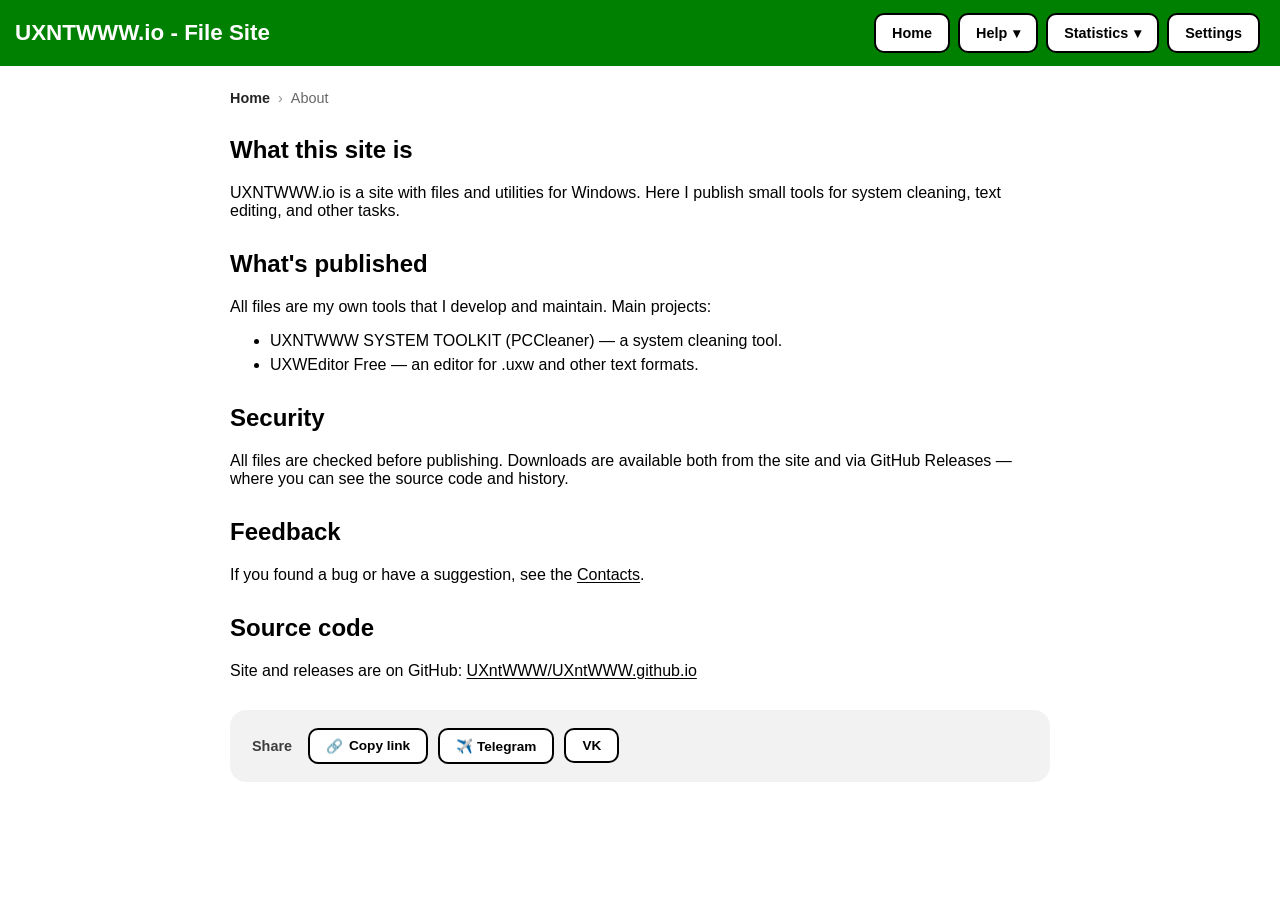
<file: about.html>
<!DOCTYPE html>
<html lang="ru">
<head>
<meta charset="UTF-8">
<meta name="viewport" content="width=device-width, initial-scale=1.0">
<title data-i18n-title="site.title.about">О сайте — UXNTWWW.io</title>
<script src="theme.js"></script>
<script src="lang.js"></script>
<link rel="stylesheet" href="common.css">
<link rel="icon" type="image/png" href="GlobalIconFav.png">
<style>
  :root {
    --bg: #ffffff; --text: #000000;
    --bar: #008000; --bar-text: #ffffff;
    --card: #f2f2f2;
    --nav-fill: #ffffff; --nav-text: #000000; --nav-border: #000000;
    --input-bg: #1a1d24; --input-text: #ffffff; --input-border: #3a3d44;
  }
  body {
    margin: 0; font-family: sans-serif;
    background: var(--bg); color: var(--text);
    transition: background .25s, color .25s;
  }
  .top-bar {
    background: var(--bar); color: var(--bar-text);
    padding: 20px 15px; position: relative;
    transition: background-color .25s, color .25s;
  }
  .top-bar h1 { margin: 0; font-size: 1.4rem; }
  .content { padding: 24px; max-width: 820px; margin: 0 auto; }
  h2 { margin-top: 30px; }
  ul li { margin: 6px 0; }
</style>
</head>
<body>

<div class="top-bar">
  <h1 data-i18n="site.header">UXNTWWW.io - Сайт с файлами</h1>
  <nav class="top-nav"></nav>
</div>

<div class="content fade-in">

  <h2 data-i18n="about.h1">Что это за сайт</h2>
  <p data-i18n="about.p1">UXNTWWW.io — сайт с файлами и утилитами для Windows. Здесь публикуются небольшие программы для чистки системы, редактирования файлов и других задач.</p>

  <h2 data-i18n="about.h2">Что публикуется</h2>
  <p data-i18n="about.p2">Все файлы на сайте — авторские утилиты, которые я разрабатываю и поддерживаю. Основные проекты:</p>
  <ul>
    <li data-i18n="about.li1">UXNTWWW SYSTEM TOOLKIT (PCCleaner) — утилита для очистки системы.</li>
    <li data-i18n="about.li2">UXWEditor Free — редактор файлов .uxw и других текстовых форматов.</li>
  </ul>

  <h2 data-i18n="about.h3">Безопасность</h2>
  <p data-i18n="about.p3">Все файлы проверяются перед публикацией. Скачивание доступно как с сайта, так и через GitHub Releases — там можно посмотреть исходники и историю изменений.</p>

  <h2 data-i18n="about.h4">Обратная связь</h2>
  <p>
    <span data-i18n="about.p4">Если нашли баг или есть предложение — посмотрите страницу</span>
    <a href="contacts.html" data-i18n="about.contacts">Контакты</a>.
  </p>

  <h2 data-i18n="about.h5">Исходный код</h2>
  <p>
    <span data-i18n="about.p5">Сайт и релизы лежат на GitHub:</span>
    <a href="https://github.com/UXntWWW/UXntWWW.github.io">UXntWWW/UXntWWW.github.io</a>
  </p>

</div>

<script src="breadcrumbs.js"></script>
<script src="share.js"></script>
<script src="menu.js"></script>
<script src="scroll-animate.js"></script>
<script src="back-to-top.js"></script>
</body>
</html>
</file>
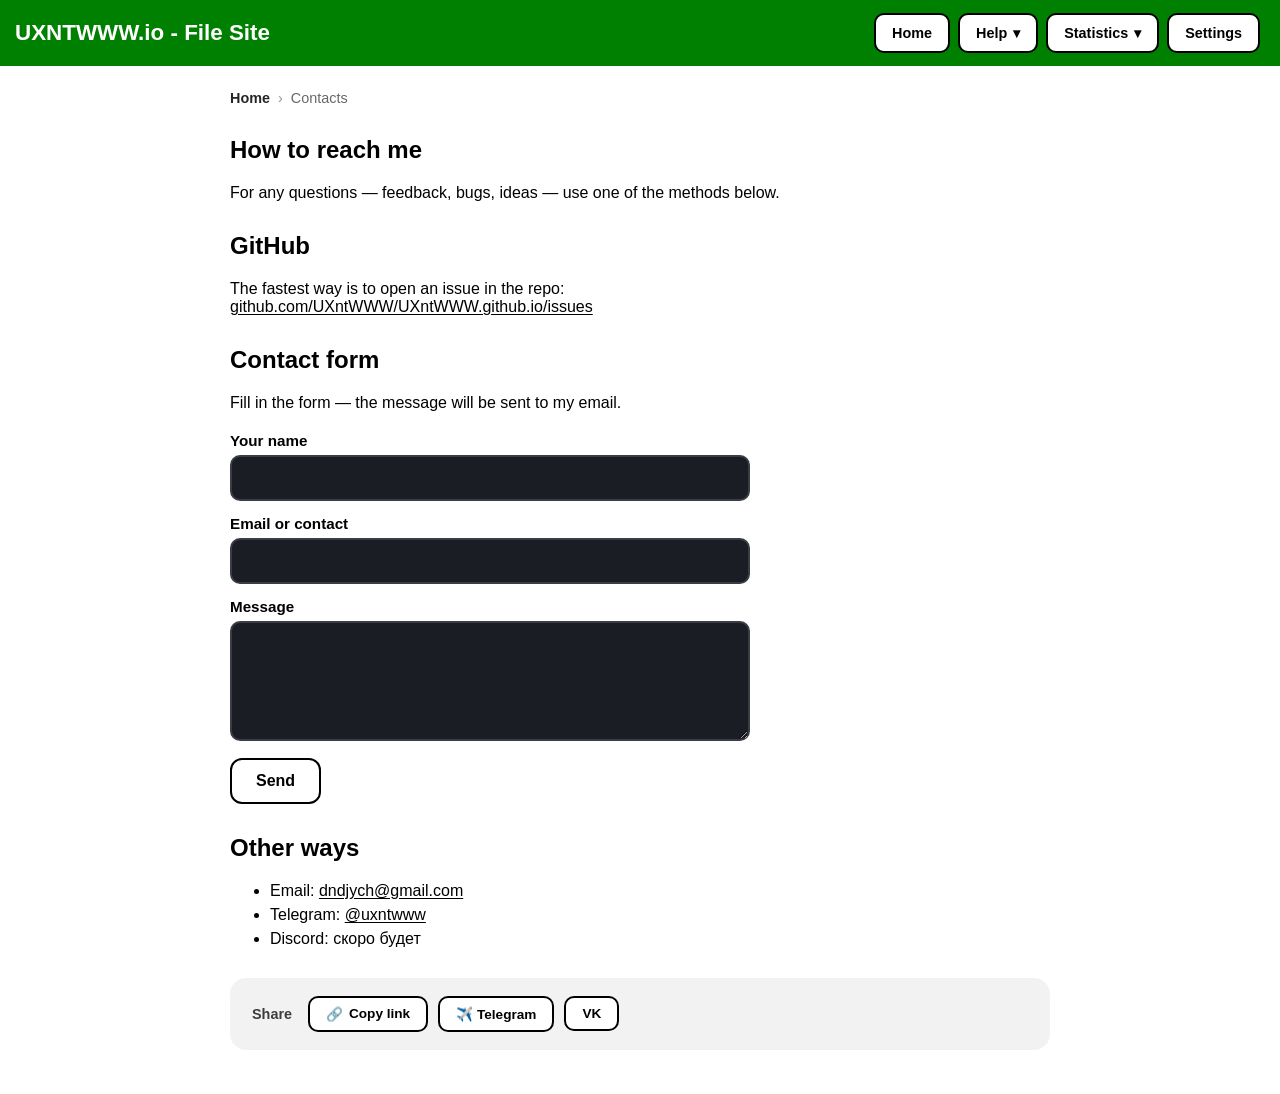
<file: contacts.html>
<!DOCTYPE html>
<html lang="ru">
<head>
<meta charset="UTF-8">
<meta name="viewport" content="width=device-width, initial-scale=1.0">
<title data-i18n-title="site.title.contacts">Контакты — UXNTWWW.io</title>
<script src="theme.js"></script>
<script src="lang.js"></script>
<link rel="stylesheet" href="common.css">
<link rel="icon" type="image/png" href="GlobalIconFav.png">
<style>
  :root {
    --bg: #ffffff; --text: #000000;
    --bar: #008000; --bar-text: #ffffff;
    --card: #f2f2f2;
    --nav-fill: #ffffff; --nav-text: #000000; --nav-border: #000000;
    --input-bg: #1a1d24; --input-text: #ffffff; --input-border: #3a3d44;
  }
  body {
    margin: 0; font-family: sans-serif;
    background: var(--bg); color: var(--text);
    transition: background .25s, color .25s;
  }
  .top-bar {
    background: var(--bar); color: var(--bar-text);
    padding: 20px 15px; position: relative;
    transition: background-color .25s, color .25s;
  }
  .top-bar h1 { margin: 0; font-size: 1.4rem; }
  .content { padding: 24px; max-width: 820px; margin: 0 auto; }
  h2 { margin-top: 30px; }
  ul li { margin: 6px 0; }
</style>
</head>
<body>

<div class="top-bar">
  <h1 data-i18n="site.header">UXNTWWW.io - Сайт с файлами</h1>
  <nav class="top-nav"></nav>
</div>

<div class="content fade-in">

  <h2 data-i18n="contacts.h1">Как связаться</h2>
  <p data-i18n="contacts.p1">По любым вопросам — отзывы, баги, идеи — можно написать одним из способов ниже.</p>

  <h2 data-i18n="contacts.h2">GitHub</h2>
  <p>
    <span data-i18n="contacts.p2">Самый быстрый способ — открыть issue в репозитории:</span><br>
    <a href="https://github.com/UXntWWW/UXntWWW.github.io/issues">github.com/UXntWWW/UXntWWW.github.io/issues</a>
  </p>

  <h2 data-i18n="contacts.h3">Форма обратной связи</h2>
  <p data-i18n="contacts.p3">Заполни форму — сообщение отправится на почту.</p>
  <form class="contact-form" action="https://formspree.io/f/mzezjlnz" method="POST">
    <label>
      <span data-i18n="contacts.form.name">Ваше имя</span>
      <input type="text" name="name" required>
    </label>
    <label>
      <span data-i18n="contacts.form.contact">Email или способ связи</span>
      <input type="text" name="contact" required>
    </label>
    <label>
      <span data-i18n="contacts.form.message">Сообщение</span>
      <textarea name="message" required></textarea>
    </label>
    <button type="submit" data-i18n="contacts.form.send">Отправить</button>
  </form>

  <h2 data-i18n="contacts.h4">Другие способы</h2>
  <ul>
    <li><span data-i18n="contacts.email">Email</span>: <a href="mailto:dndjych@gmail.com">dndjych@gmail.com</a></li>
    <li><span data-i18n="contacts.telegram">Telegram</span>: <a href="https://t.me/uxntwww">@uxntwww</a></li>
    <li><span data-i18n="contacts.discord">Discord</span>: скоро будет</li>
  </ul>

</div>

<script src="breadcrumbs.js"></script>
<script src="share.js"></script>
<script src="menu.js"></script>
<script src="scroll-animate.js"></script>
<script src="back-to-top.js"></script>
</body>
</html>
</file>
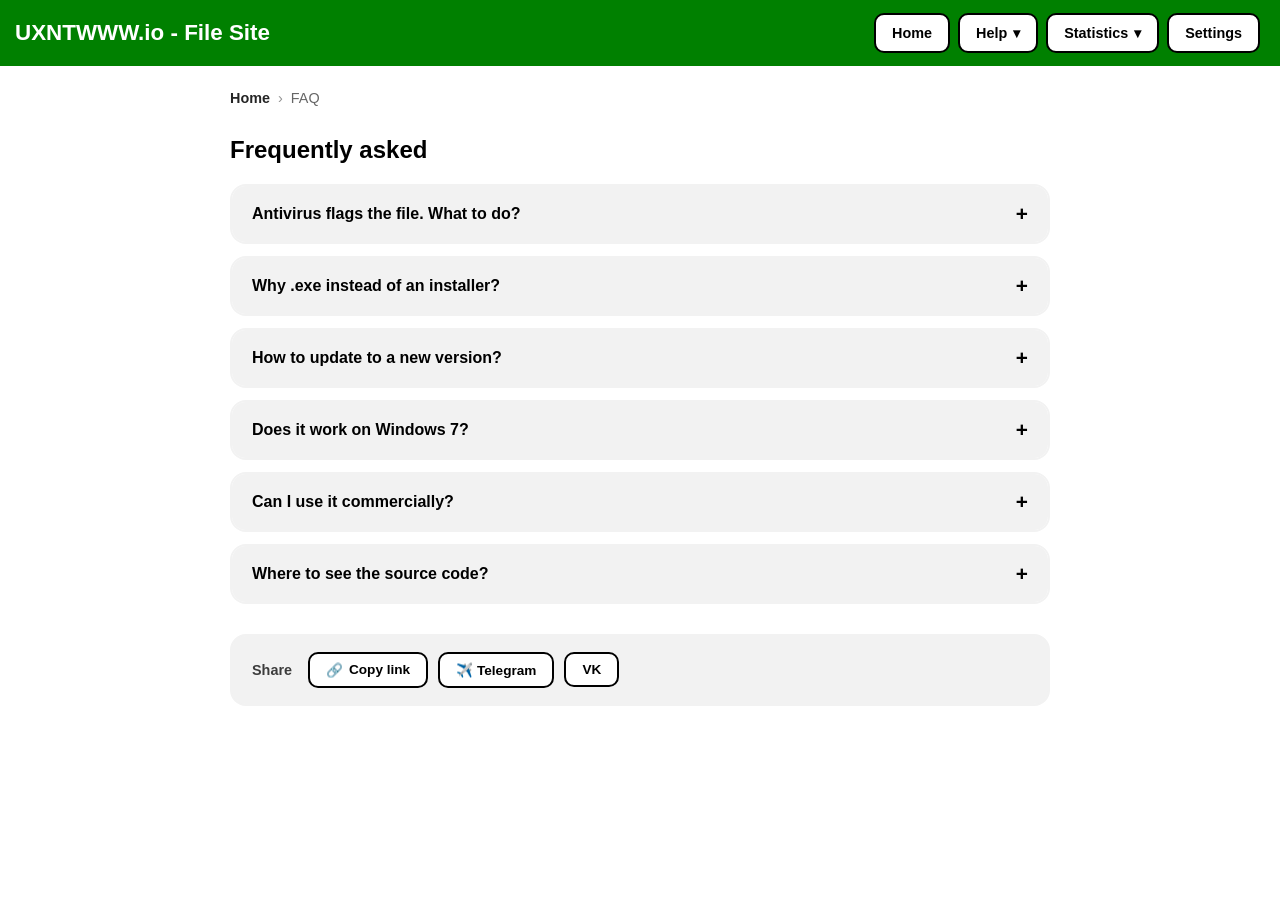
<file: faq.html>
<!DOCTYPE html>
<html lang="ru">
<head>
<meta charset="UTF-8">
<meta name="viewport" content="width=device-width, initial-scale=1.0">
<title data-i18n-title="site.title.faq">FAQ — UXNTWWW.io</title>
<script src="theme.js"></script>
<script src="lang.js"></script>
<link rel="stylesheet" href="common.css">
<link rel="icon" type="image/png" href="GlobalIconFav.png">
<style>
  :root {
    --bg: #ffffff; --text: #000000;
    --bar: #008000; --bar-text: #ffffff;
    --card: #f2f2f2;
    --nav-fill: #ffffff; --nav-text: #000000; --nav-border: #000000;
    --input-bg: #1a1d24; --input-text: #ffffff; --input-border: #3a3d44;
  }
  body {
    margin: 0; font-family: sans-serif;
    background: var(--bg); color: var(--text);
    transition: background .25s, color .25s;
  }
  .top-bar {
    background: var(--bar); color: var(--bar-text);
    padding: 20px 15px; position: relative;
    transition: background-color .25s, color .25s;
  }
  .top-bar h1 { margin: 0; font-size: 1.4rem; }
  .content { padding: 24px; max-width: 820px; margin: 0 auto; }
  h2 { margin-top: 30px; }
</style>
</head>
<body>

<div class="top-bar">
  <h1 data-i18n="site.header">UXNTWWW.io - Сайт с файлами</h1>
  <nav class="top-nav"></nav>
</div>

<div class="content fade-in">

  <h2 data-i18n="faq.h1">Частые вопросы</h2>

  <div class="faq-item">
    <button class="faq-q" data-i18n="faq.q1">Антивирус ругается на файл. Что делать?</button>
    <div class="faq-a" data-i18n="faq.a1">Это ложное срабатывание — утилиты работают с системными папками (Temp, DNS, кэш), поэтому антивирусы иногда реагируют. Все файлы проверены, исходники есть на GitHub. Можно добавить в исключения.</div>
  </div>

  <div class="faq-item">
    <button class="faq-q" data-i18n="faq.q2">Почему у вас .exe, а не установщик?</button>
    <div class="faq-a" data-i18n="faq.a2">Программы portable — не требуют установки. Скачал, распаковал (если .zip), запустил. Так проще и не оставляет следов в системе.</div>
  </div>

  <div class="faq-item">
    <button class="faq-q" data-i18n="faq.q3">Как обновляться до новой версии?</button>
    <div class="faq-a" data-i18n="faq.a3">Утилиты сами проверяют обновления. Также можно вручную скачать новую версию с главной страницы или из GitHub Releases.</div>
  </div>

  <div class="faq-item">
    <button class="faq-q" data-i18n="faq.q4">Работает ли на Windows 7?</button>
    <div class="faq-a" data-i18n="faq.a4">Основная поддержка — Windows 10 и 11 (64-bit). На Windows 7 часть функций может не работать корректно.</div>
  </div>

  <div class="faq-item">
    <button class="faq-q" data-i18n="faq.q5">Можно ли использовать в коммерческих целях?</button>
    <div class="faq-a" data-i18n="faq.a5">Да, программы бесплатные. Единственное условие — не выдавать их за свои и не продавать.</div>
  </div>

  <div class="faq-item">
    <button class="faq-q" data-i18n="faq.q6">Где посмотреть исходный код?</button>
    <div class="faq-a">
      <span data-i18n="faq.a6">На GitHub:</span>
      <a href="https://github.com/UXntWWW/UXntWWW.github.io">UXntWWW/UXntWWW.github.io</a>
    </div>
  </div>

</div>

<script>
  document.querySelectorAll('.faq-item').forEach(function (item) {
    item.querySelector('.faq-q').addEventListener('click', function () {
      item.classList.toggle('open');
    });
  });
</script>

<script src="breadcrumbs.js"></script>
<script src="share.js"></script>
<script src="menu.js"></script>
<script src="scroll-animate.js"></script>
<script src="back-to-top.js"></script>
</body>
</html>
</file>
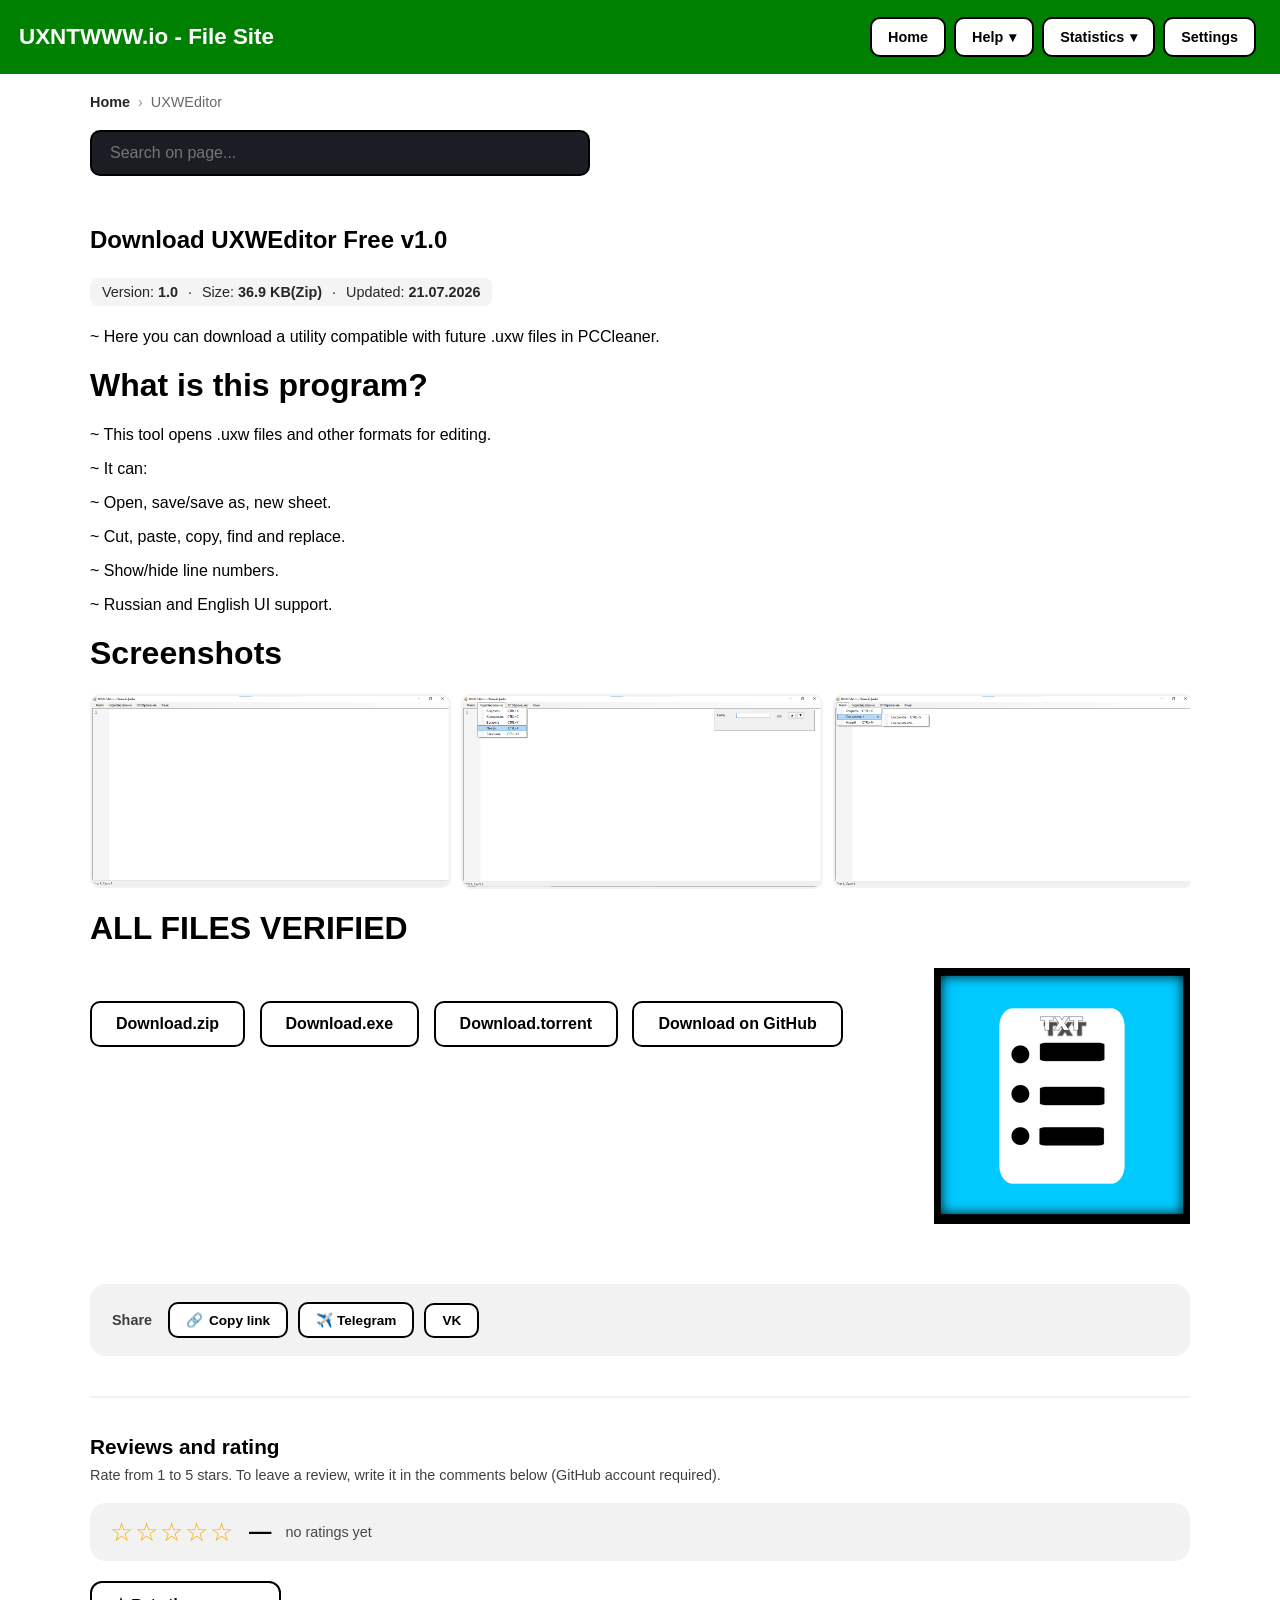
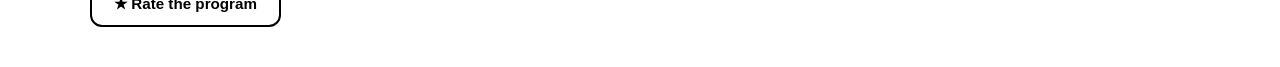
<file: files1.html>
<!DOCTYPE html>
<html lang="ru">
<head>
<meta charset="UTF-8">
<meta name="viewport" content="width=device-width, initial-scale=1.0">
<title data-i18n-title="site.title.files1">UXWEditor Download — UXNTWWW.io</title>
<script src="theme.js"></script>
<script src="lang.js"></script>
<link rel="stylesheet" href="common.css">
<link rel="icon" type="image/png" href="GlobalIconFav.png">
<style>
  :root {
    --bg: #ffffff; --text: #000000;
    --bar: #008000; --bar-text: #ffffff;
    --card: #f2f2f2;
    --nav-fill: #ffffff; --nav-text: #000000; --nav-border: #000000;
    --input-bg: #1a1d24; --input-text: #ffffff; --input-border: #3a3d44;
  }
  body {
    margin: 0; padding: 0;
    font-family: sans-serif;
    background: var(--bg); color: var(--text);
    transition: background .25s, color .25s;
  }
  .top-bar {
    background-color: var(--bar);
    border: 4px solid var(--bar);
    color: var(--bar-text);
    padding: 20px 15px;
    box-sizing: border-box;
    width: 100%;
    position: relative;
    transition: background-color .25s, border-color .25s, color .25s;
  }
  .top-bar h1 { margin: 0; font-size: 1.4rem; }
  .content { padding: 20px; position: relative; max-width: 1100px; margin: 0 auto; }

  .version-meta {
    display: inline-flex;
    align-items: center;
    gap: 10px;
    font-size: 0.9rem;
    opacity: 0.85;
    margin: 4px 0 6px;
    padding: 6px 12px;
    border-radius: 8px;
    background: var(--card);
  }
  body.glass-mode .version-meta {
    background: var(--glass-bg);
    border: 1px solid var(--glass-border);
    backdrop-filter: var(--glass-blur);
    -webkit-backdrop-filter: var(--glass-blur);
  }
  .version-meta span { white-space: nowrap; }

  .broom-img {
    float: right;
    width: 256px;
    height: 256px;
    margin-left: 20px;
  }

  .version-block {
    overflow: hidden;
    margin-bottom: 40px;
    padding-bottom: 20px;
  }

  @media (max-width: 700px) {
    .broom-img { float: none; display: block; margin: 20px auto; }
  }
</style>
</head>
<body>

<div class="top-bar">
  <h1 data-i18n="site.header">UXNTWWW.io - Сайт с файлами</h1>
  <nav class="top-nav"></nav>
</div>

<div class="content fade-in">

  <div class="search-wrap">
    <input type="text" id="search" class="search-input" data-i18n="files.search.placeholder" placeholder="Поиск по странице...">
  </div>

  <div class="version-block" data-version-file="version1.txt" data-totaldata-file="totaldata1.txt">
    <h2 data-i18n="editor.title">Скачать UXWEditor Free v1.0</h2>
    <div class="version-meta">
      <span><span data-i18n="card.version">Версия</span>: <b class="version-value">1.0</b></span>
      <span>·</span>
      <span><span data-i18n="card.size">Размер</span>: <b class="size-value">—</b></span>
      <span>·</span>
      <span><span data-i18n="card.updated">Обновлено</span>: <b class="date-value">—</b></span>
    </div>
    <p data-i18n="editor.desc">~ Здесь вы можете скачать утилиту совместимую с будущими файлами в PCCleaner --- .uxw.</p>
    <h1 data-i18n="editor.what">Что за программа?</h1>
    <p data-i18n="editor.about1">~ Эта утилита позволяет открывать файлы .uxw и другие позволяя редактировать их.</p>
    <p data-i18n="editor.about2">~ Эта программа выполняет функции:</p>
    <p data-i18n="editor.f1">~ Открыть, сохранить/сохранить как, новый лист.</p>
    <p data-i18n="editor.f2">~ Вырезать, вставить, копировать, поиск и замена слова.</p>
    <p data-i18n="editor.f3">~ Отображение строк сбоку вкл или выкл.</p>
    <p data-i18n="editor.f4">~ Поддержка русского и английского языка.</p>

    <h1 data-i18n="editor.screenshots">Скриншоты</h1>
    <div class="screenshots">
      <img src="screens/editor-1.png" alt="UXWEditor — главное окно">
      <img src="screens/editor-2.png" alt="UXWEditor — поиск и замена">
      <img src="screens/editor-3.png" alt="UXWEditor — настройки">
    </div>

    <h1 data-i18n="editor.verified">ВСЕ ФАЙЛЫ ПРОВЕРЕНЫ</h1>
    <img src="icon.png" class="broom-img" alt="UXWEditor Icon">
    <br>
    <a href="UXNTWWW.zip" download class="zip-btn" data-i18n="files.download.zip">Скачать.zip</a>
    <a href="UXWEditor_Setup.exe" download class="exe-btn" data-i18n="files.download.exe">Скачать.exe</a>
    <a href="UXWEditor_Setup.torrent" download class="torrent-btn" data-i18n="files.download.torrent">Скачать.torrent</a>
    <a href="https://github.com/UXntWWW/UXntWWW.github.io/releases/tag/v1.0.0" class="github-btn" data-i18n="files.download.github">Скачать на гитхаб</a>
  </div>

</div>

<script>
  (function () {
    const block = document.querySelector('.version-block[data-version-file]');
    if (!block) return;
    const vFile = block.dataset.versionFile;
    const tFile = block.dataset.totaldataFile;

    function fetchText(url) {
      return fetch(url, { cache: 'no-cache' })
        .then(r => r.ok ? r.text() : Promise.reject())
        .then(t => t.trim())
        .catch(() => null);
    }

    Promise.all([fetchText(vFile), fetchText(tFile)]).then(function (res) {
      if (res[0]) {
        block.querySelectorAll('.version-value').forEach(el => el.textContent = res[0]);
      }
      if (res[1]) {
        const parts = res[1].split(',').map(s => s.trim());
        const size = parts[0] || '—';
        const date = parts[1] || '—';
        const sizeEl = block.querySelector('.size-value');
        const dateEl = block.querySelector('.date-value');
        if (sizeEl) sizeEl.textContent = size;
        if (dateEl) dateEl.textContent = date;
      }
    });
  })();
</script>

<script src="screenshots.js"></script>
<script src="search-highlight.js"></script>
<script src="breadcrumbs.js"></script>
<script src="share.js"></script>
<script src="reviews.js"></script>
<script src="menu.js"></script>
<script src="scroll-animate.js"></script>
<script src="back-to-top.js"></script>
</body>
</html>
</file>
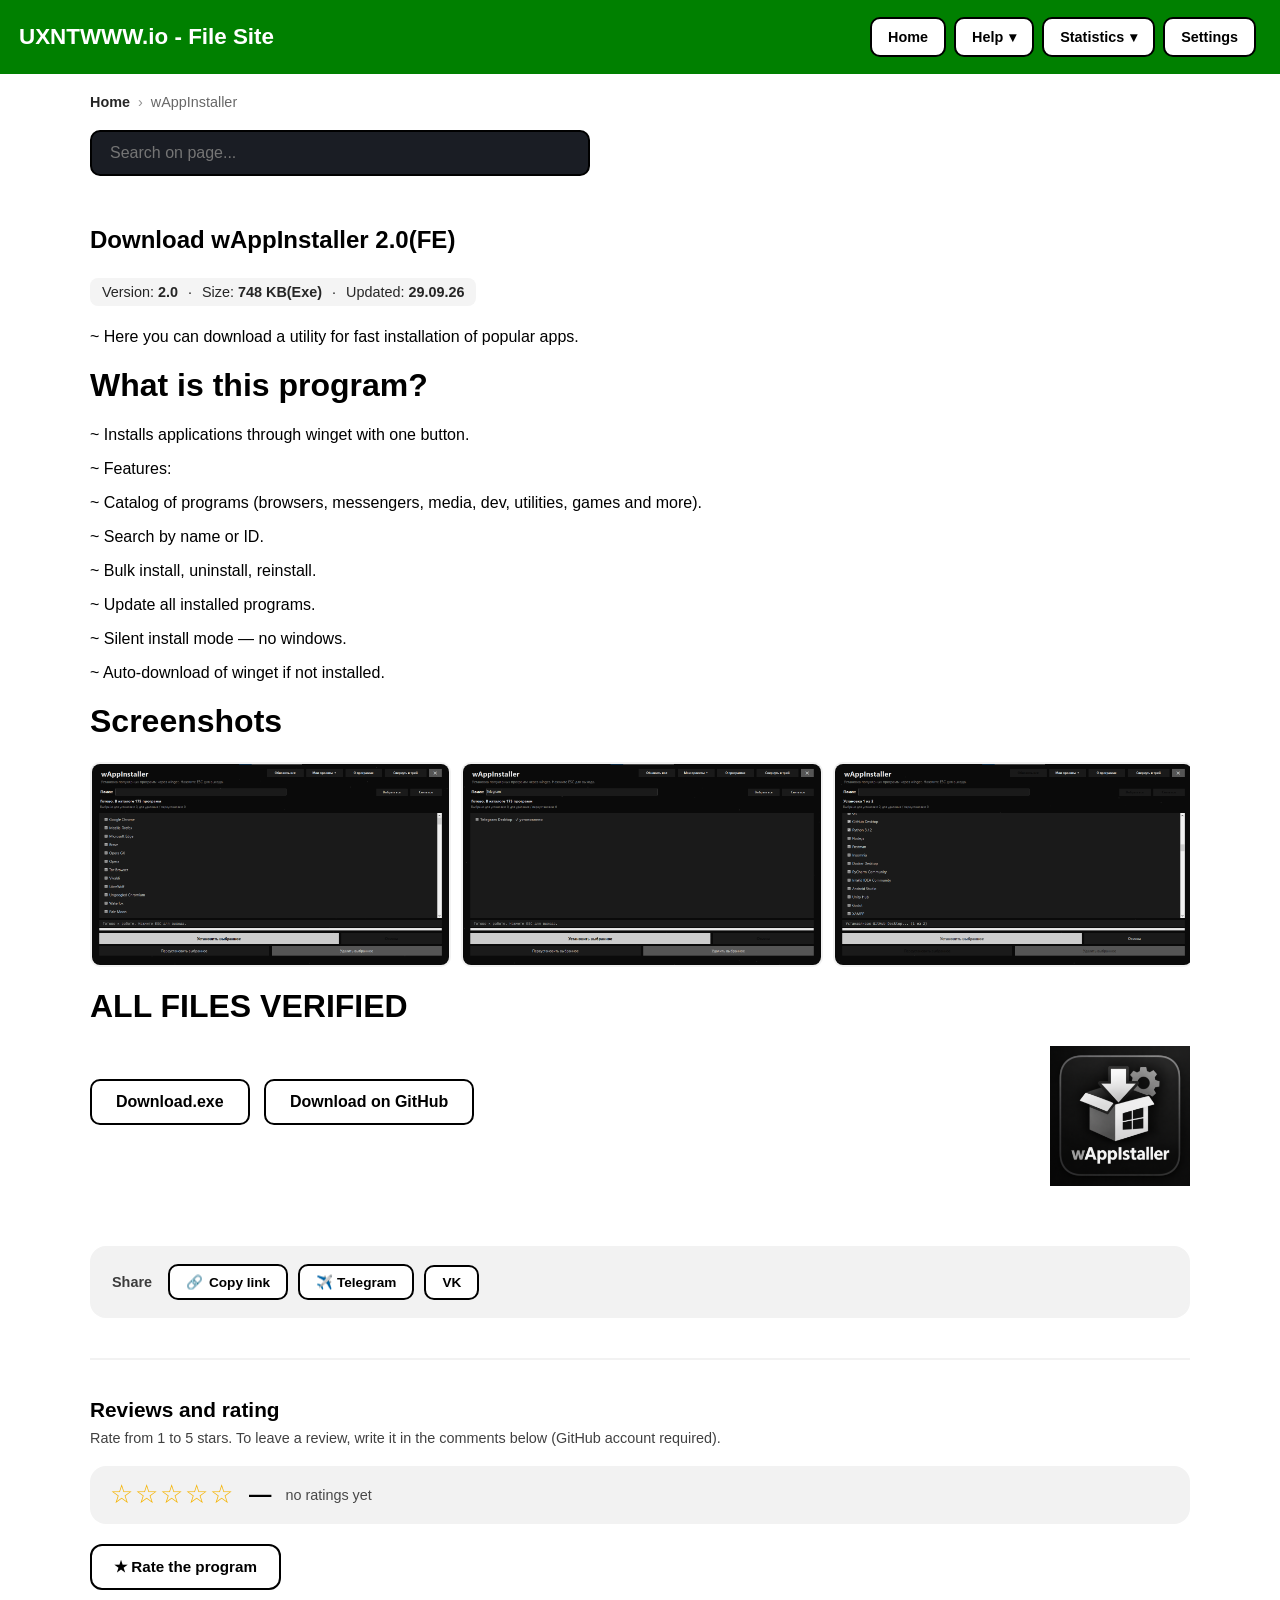
<file: files2.html>
<!DOCTYPE html>
<html lang="ru">
<head>
<meta charset="UTF-8">
<meta name="viewport" content="width=device-width, initial-scale=1.0">
<title data-i18n-title="site.title.files2">wAppInstaller Download — UXNTWWW.io</title>
<script src="theme.js"></script>
<script src="lang.js"></script>
<link rel="stylesheet" href="common.css">
<link rel="icon" type="image/png" href="GlobalIconFav.png">
<style>
  :root {
    --bg: #ffffff; --text: #000000;
    --bar: #008000; --bar-text: #ffffff;
    --card: #f2f2f2;
    --nav-fill: #ffffff; --nav-text: #000000; --nav-border: #000000;
    --input-bg: #1a1d24; --input-text: #ffffff; --input-border: #3a3d44;
  }
  body {
    margin: 0; padding: 0;
    font-family: sans-serif;
    background: var(--bg); color: var(--text);
    transition: background .25s, color .25s;
  }
  .top-bar {
    background-color: var(--bar);
    border: 4px solid var(--bar);
    color: var(--bar-text);
    padding: 20px 15px;
    box-sizing: border-box;
    width: 100%;
    position: relative;
    transition: background-color .25s, border-color .25s, color .25s;
  }
  .top-bar h1 { margin: 0; font-size: 1.4rem; }
  .content { padding: 20px; position: relative; max-width: 1100px; margin: 0 auto; }

  .version-meta {
    display: inline-flex;
    align-items: center;
    gap: 10px;
    font-size: 0.9rem;
    opacity: 0.85;
    margin: 4px 0 6px;
    padding: 6px 12px;
    border-radius: 8px;
    background: var(--card);
  }
  body.glass-mode .version-meta {
    background: var(--glass-bg);
    border: 1px solid var(--glass-border);
    backdrop-filter: var(--glass-blur);
    -webkit-backdrop-filter: var(--glass-blur);
  }
  .version-meta span { white-space: nowrap; }

  .broom-img {
    float: right;
    width: 140px;
    height: 140px;
    margin-left: 20px;
  }

  .version-block {
    overflow: hidden;
    margin-bottom: 40px;
    padding-bottom: 20px;
  }

  @media (max-width: 700px) {
    .broom-img { float: none; display: block; margin: 20px auto; }
  }
</style>
</head>
<body>

<div class="top-bar">
  <h1 data-i18n="site.header">UXNTWWW.io - Сайт с файлами</h1>
  <nav class="top-nav"></nav>
</div>

<div class="content fade-in">

  <div class="search-wrap">
    <input type="text" id="search" class="search-input" data-i18n="files.search.placeholder" placeholder="Поиск по странице...">
  </div>

  <div class="version-block" data-version-file="version2.txt" data-totaldata-file="totaldata2.txt">
    <h2 data-i18n="wapp.title">Скачать wAppInstaller 2.0(FE)</h2>
    <div class="version-meta">
      <span><span data-i18n="card.version">Версия</span>: <b class="version-value">2.0</b></span>
      <span>·</span>
      <span><span data-i18n="card.size">Размер</span>: <b class="size-value">—</b></span>
      <span>·</span>
      <span><span data-i18n="card.updated">Обновлено</span>: <b class="date-value">—</b></span>
    </div>
    <p data-i18n="wapp.desc">~ Здесь вы можете скачать программу для быстрой установки популярных приложений.</p>
    <h1 data-i18n="wapp.what">Что за программа?</h1>
    <p data-i18n="wapp.about1">~ Программа устанавливает приложения через winget одной кнопкой.</p>
    <p data-i18n="wapp.about2">~ Что умеет:</p>
    <p data-i18n="wapp.f1">~ Каталог программ (браузеры, мессенджеры, медиа, разработка, утилиты, игры и другие).</p>
    <p data-i18n="wapp.f2">~ Поиск по названию или ID.</p>
    <p data-i18n="wapp.f3">~ Массовая установка, удаление и переустановка.</p>
    <p data-i18n="wapp.f4">~ Обновление всех установленных программ.</p>
    <p data-i18n="wapp.f5">~ Тихий режим установки — без окон.</p>
    <p data-i18n="wapp.f6">~ Автоподгрузка winget, если не установлен.</p>

    <h1 data-i18n="wapp.screenshots">Скриншоты</h1>
    <div class="screenshots">
      <img src="screens/inst-1.png" alt="wAppInstaller — главное окно">
      <img src="screens/inst-2.png" alt="wAppInstaller — поиск">
      <img src="screens/inst-3.png" alt="wAppInstaller — установка">
    </div>

    <h1 data-i18n="wapp.verified">ВСЕ ФАЙЛЫ ПРОВЕРЕНЫ</h1>
    <img src="wapp1.png" class="broom-img" alt="wAppInstaller Icon">
    <br>
    <a href="wAppInstaller_Setup.exe" download class="exe-btn" data-i18n="files.download.exe">Скачать.exe</a>
    <a href="https://github.com/UXntWWW/UXntWWW.github.io/releases/tag/2.0.0" class="github-btn" data-i18n="files.download.github">Скачать на гитхаб</a>
  </div>

</div>

<script>
  (function () {
    const block = document.querySelector('.version-block[data-version-file]');
    if (!block) return;
    const vFile = block.dataset.versionFile;
    const tFile = block.dataset.totaldataFile;

    function fetchText(url) {
      return fetch(url, { cache: 'no-cache' })
        .then(r => r.ok ? r.text() : Promise.reject())
        .then(t => t.trim())
        .catch(() => null);
    }

    Promise.all([fetchText(vFile), fetchText(tFile)]).then(function (res) {
      if (res[0]) {
        block.querySelectorAll('.version-value').forEach(el => el.textContent = res[0]);
      }
      if (res[1]) {
        const parts = res[1].split(',').map(s => s.trim());
        const size = parts[0] || '—';
        const date = parts[1] || '—';
        const sizeEl = block.querySelector('.size-value');
        const dateEl = block.querySelector('.date-value');
        if (sizeEl) sizeEl.textContent = size;
        if (dateEl) dateEl.textContent = date;
      }
    });
  })();
</script>

<script src="screenshots.js"></script>
<script src="search-highlight.js"></script>
<script src="breadcrumbs.js"></script>
<script src="share.js"></script>
<script src="reviews.js"></script>
<script src="menu.js"></script>
<script src="scroll-animate.js"></script>
<script src="back-to-top.js"></script>
</body>
</html>
</file>
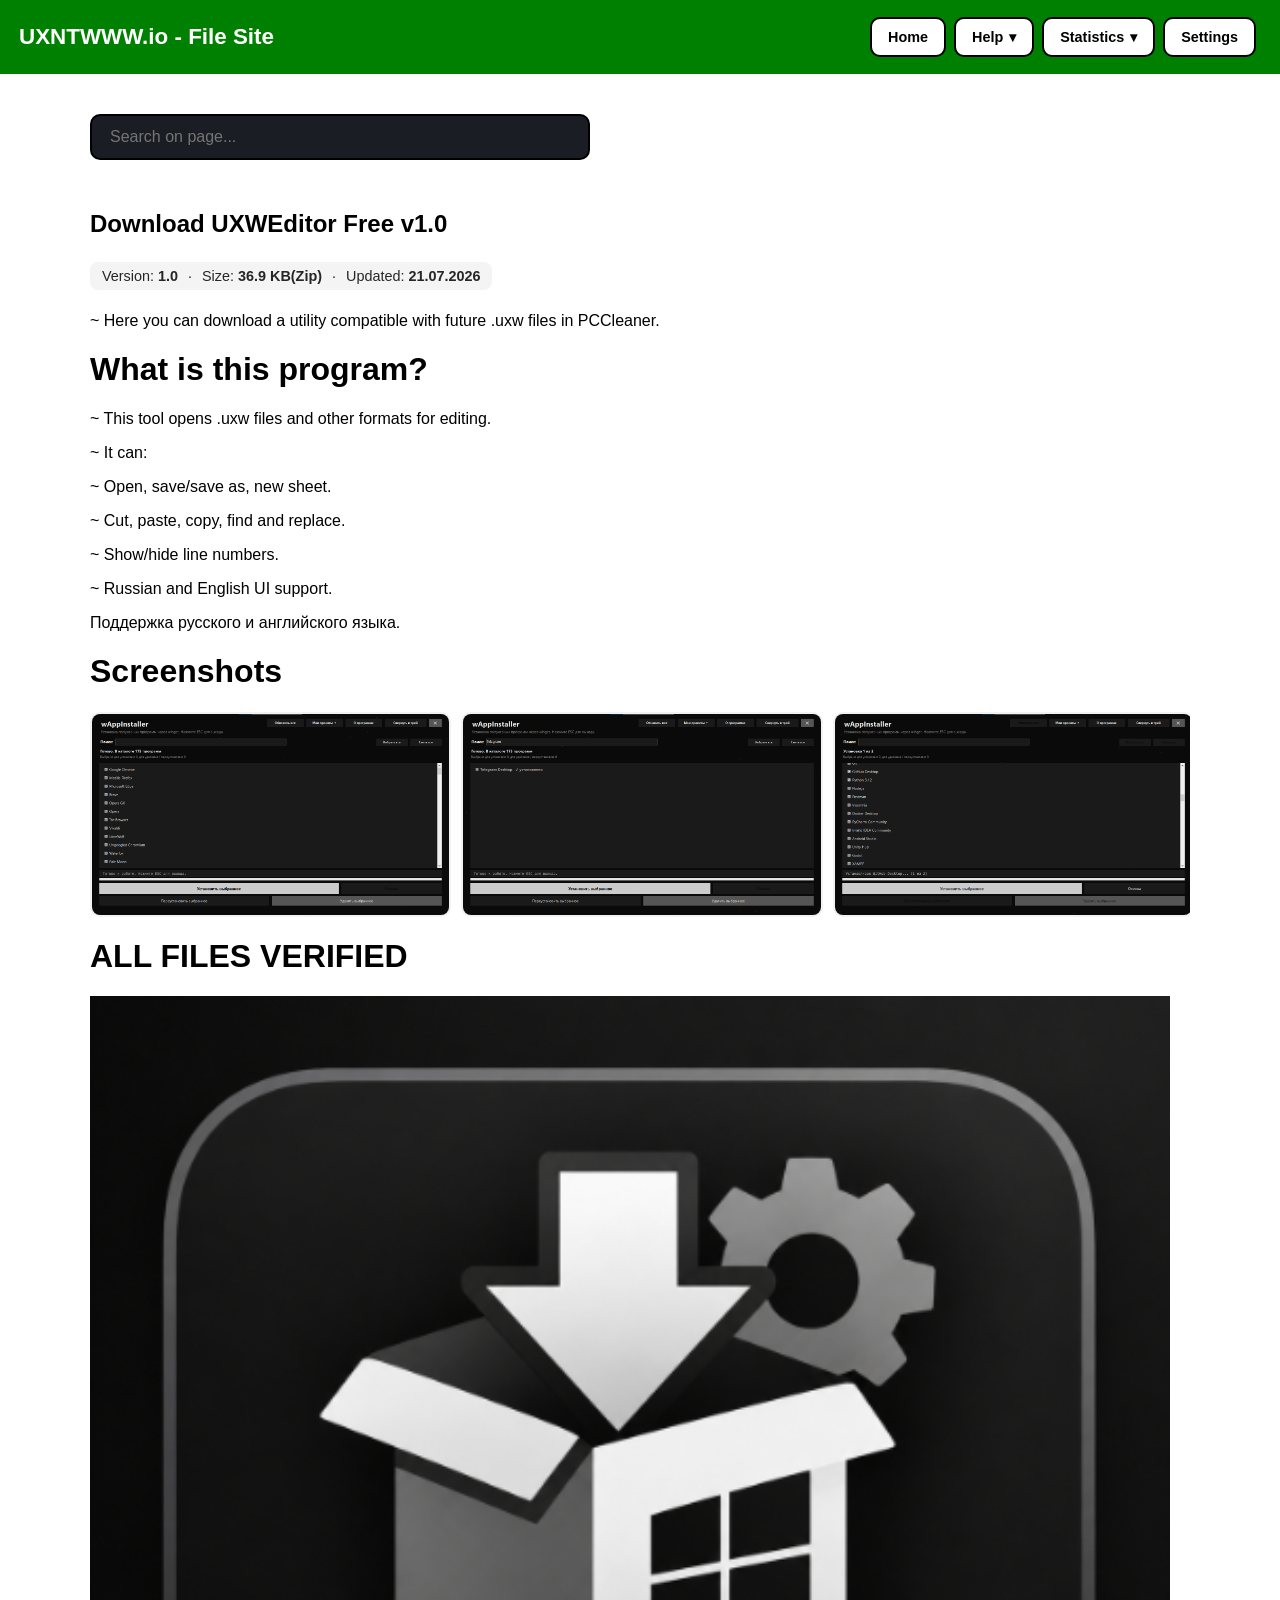
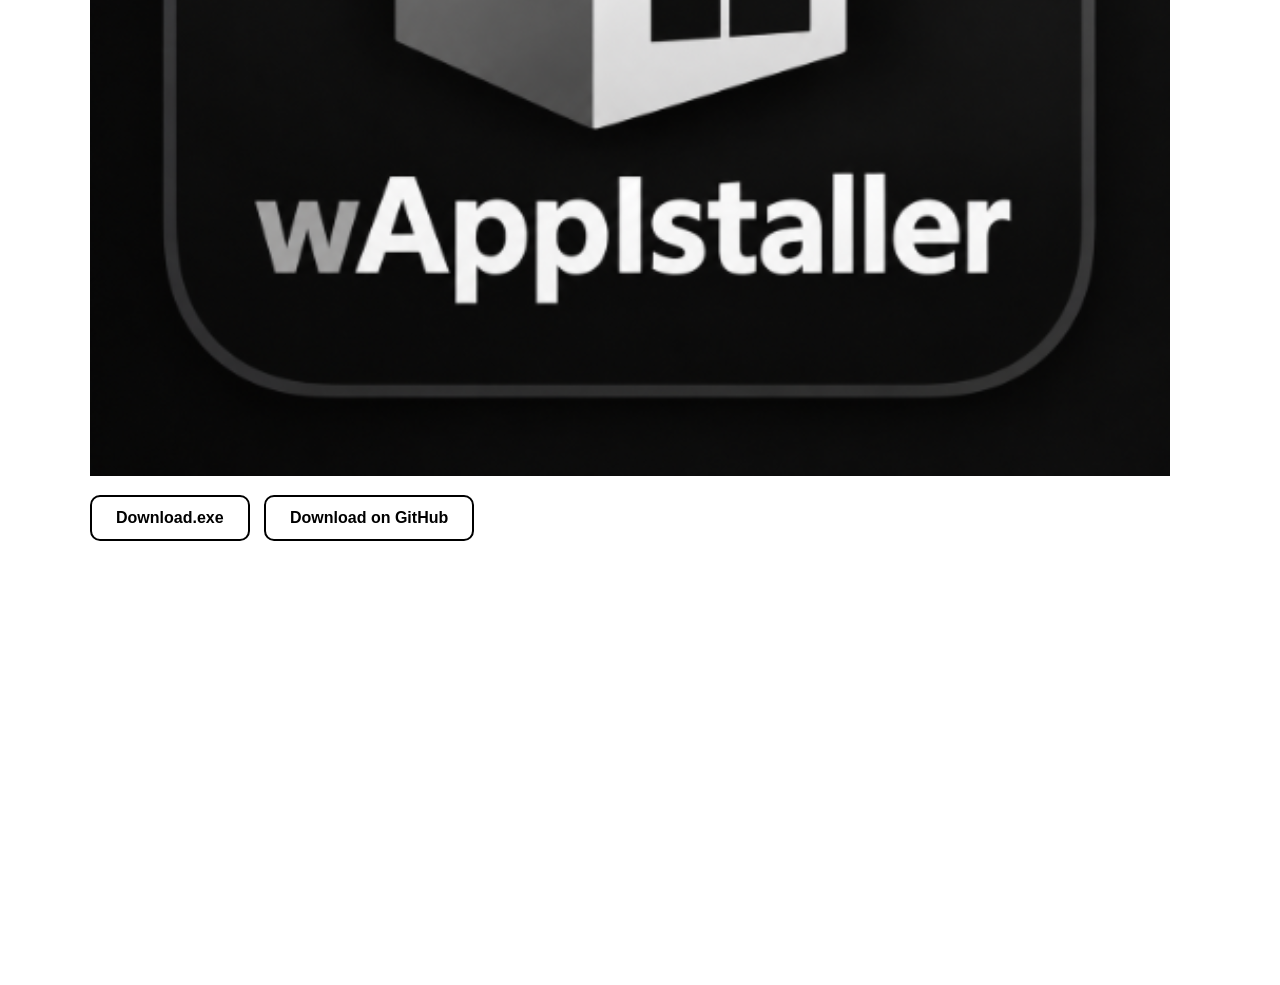
<file: files3.html>
<!DOCTYPE html>
<html lang="ru">
<head>
<meta charset="UTF-8">
<meta name="viewport" content="width=device-width, initial-scale=1.0">
<title data-i18n-title="site.title.files1">wAppInstaller Download — UXNTWWW.io</title>
<script src="theme.js"></script>
<script src="lang.js"></script>
<link rel="stylesheet" href="common.css">
<link rel="icon" type="image/png" href="GlobalIconFav.png">
<style>
  :root {
    --bg: #ffffff; --text: #000000;
    --bar: #008000; --bar-text: #ffffff;
    --card: #f2f2f2;
    --nav-fill: #ffffff; --nav-text: #000000; --nav-border: #000000;
    --input-bg: #1a1d24; --input-text: #ffffff; --input-border: #3a3d44;
  }
  body {
    margin: 0; padding: 0;
    font-family: sans-serif;
    background: var(--bg); color: var(--text);
    transition: background .25s, color .25s;
  }
  .top-bar {
    background-color: var(--bar);
    border: 4px solid var(--bar);
    color: var(--bar-text);
    padding: 20px 15px;
    box-sizing: border-box;
    width: 100%;
    position: relative;
    transition: background-color .25s, border-color .25s, color .25s;
  }
  .top-bar h1 { margin: 0; font-size: 1.4rem; }
  .content { padding: 20px; position: relative; max-width: 1100px; margin: 0 auto; }

  .version-meta {
    display: inline-flex;
    align-items: center;
    gap: 10px;
    font-size: 0.9rem;
    opacity: 0.85;
    margin: 4px 0 6px;
    padding: 6px 12px;
    border-radius: 8px;
    background: var(--card);
  }
  body.glass-mode .version-meta {
    background: var(--glass-bg);
    border: 1px solid var(--glass-border);
    backdrop-filter: var(--glass-blur);
    -webkit-backdrop-filter: var(--glass-blur);
  }
  .version-meta span { white-space: nowrap; }

  .broom-img {
    float: right;
    width: 256px;
    height: 256px;
    margin-left: 20px;
  }

  .version-block {
    overflow: hidden;
    margin-bottom: 40px;
    padding-bottom: 20px;
  }

  @media (max-width: 700px) {
    .broom-img { float: none; display: block; margin: 20px auto; }
  }
</style>
</head>
<body>

<div class="top-bar">
  <h1 data-i18n="site.header">UXNTWWW.io - Сайт с файлами</h1>
  <nav class="top-nav"></nav>
</div>

<div class="content fade-in">

  <div class="search-wrap">
    <input type="text" id="search" class="search-input" data-i18n="files.search.placeholder" placeholder="Поиск по странице...">
  </div>

  <div class="version-block" data-version-file="version1.txt" data-totaldata-file="totaldata1.txt">
    <h2 data-i18n="editor.title">Скачать wAppInstaller 2.0(FE)</h2>
    <div class="version-meta">
      <span><span data-i18n="card.version">Версия</span>: <b class="version-value">2.0</b></span>
      <span>·</span>
      <span><span data-i18n="card.size">Размер</span>: <b class="size-value">—</b></span>
      <span>·</span>
      <span><span data-i18n="card.updated">Обновлено</span>: <b class="date-value">—</b></span>
    </div>
    <p data-i18n="editor.desc">Тут можно установить программу устанавливающую другие программы.</p>
    <h1 data-i18n="editor.what">Что за программа?</h1>
    <p data-i18n="editor.about1">Эта программа позволяет установить приложение из списка.</p>
    <p data-i18n="editor.about2">Эта программа выполняет функции:</p>
    <p data-i18n="editor.f1">Установки.</p>
    <p data-i18n="editor.f2">Переустановки.</p>
    <p data-i18n="editor.f3">Удаления.</p>
    <p data-i18n="editor.f4">Темная/Светлая тема, поиск и установка.</p>
    <p data-i18n="editor.f5">Поддержка русского и английского языка.</p>

    <h1 data-i18n="editor.screenshots">Скриншоты</h1>
    <div class="screenshots">
      <img src="screens/inst-1.png" alt="wAppInstaller — главное окно">
      <img src="screens/inst-2.png" alt="wAppInstaller — поиск">
      <img src="screens/inst-3.png" alt="wAppInstaller — установка">
    </div>

    <h1 data-i18n="editor.verified">ВСЕ ФАЙЛЫ ПРОВЕРЕНЫ</h1>
    <img src="wapp.png" class="wapp-img" alt="wAppInstaller Icon">
    <br>
    <a href="wAppInstaller_Setup.exe" download class="exe-btn" data-i18n="files.download.exe">Скачать.exe</a>
    <a href="https://github.com/UXntWWW/UXntWWW.github.io/releases/tag/2.0.0" class="github-btn" data-i18n="files.download.github">Скачать на гитхаб</a>
  </div>

</div>

<script>
  (function () {
    const block = document.querySelector('.version-block[data-version-file]');
    if (!block) return;
    const vFile = block.dataset.versionFile;
    const tFile = block.dataset.totaldataFile;

    function fetchText(url) {
      return fetch(url, { cache: 'no-cache' })
        .then(r => r.ok ? r.text() : Promise.reject())
        .then(t => t.trim())
        .catch(() => null);
    }

    Promise.all([fetchText(vFile), fetchText(tFile)]).then(function (res) {
      if (res[0]) {
        block.querySelectorAll('.version-value').forEach(el => el.textContent = res[0]);
      }
      if (res[1]) {
        const parts = res[1].split(',').map(s => s.trim());
        const size = parts[0] || '—';
        const date = parts[1] || '—';
        const sizeEl = block.querySelector('.size-value');
        const dateEl = block.querySelector('.date-value');
        if (sizeEl) sizeEl.textContent = size;
        if (dateEl) dateEl.textContent = date;
      }
    });
  })();
</script>

<script src="screenshots.js"></script>
<script src="search-highlight.js"></script>
<script src="breadcrumbs.js"></script>
<script src="share.js"></script>
<script src="reviews.js"></script>
<script src="menu.js"></script>
<script src="scroll-animate.js"></script>
<script src="back-to-top.js"></script>
</body>
</html>
</file>
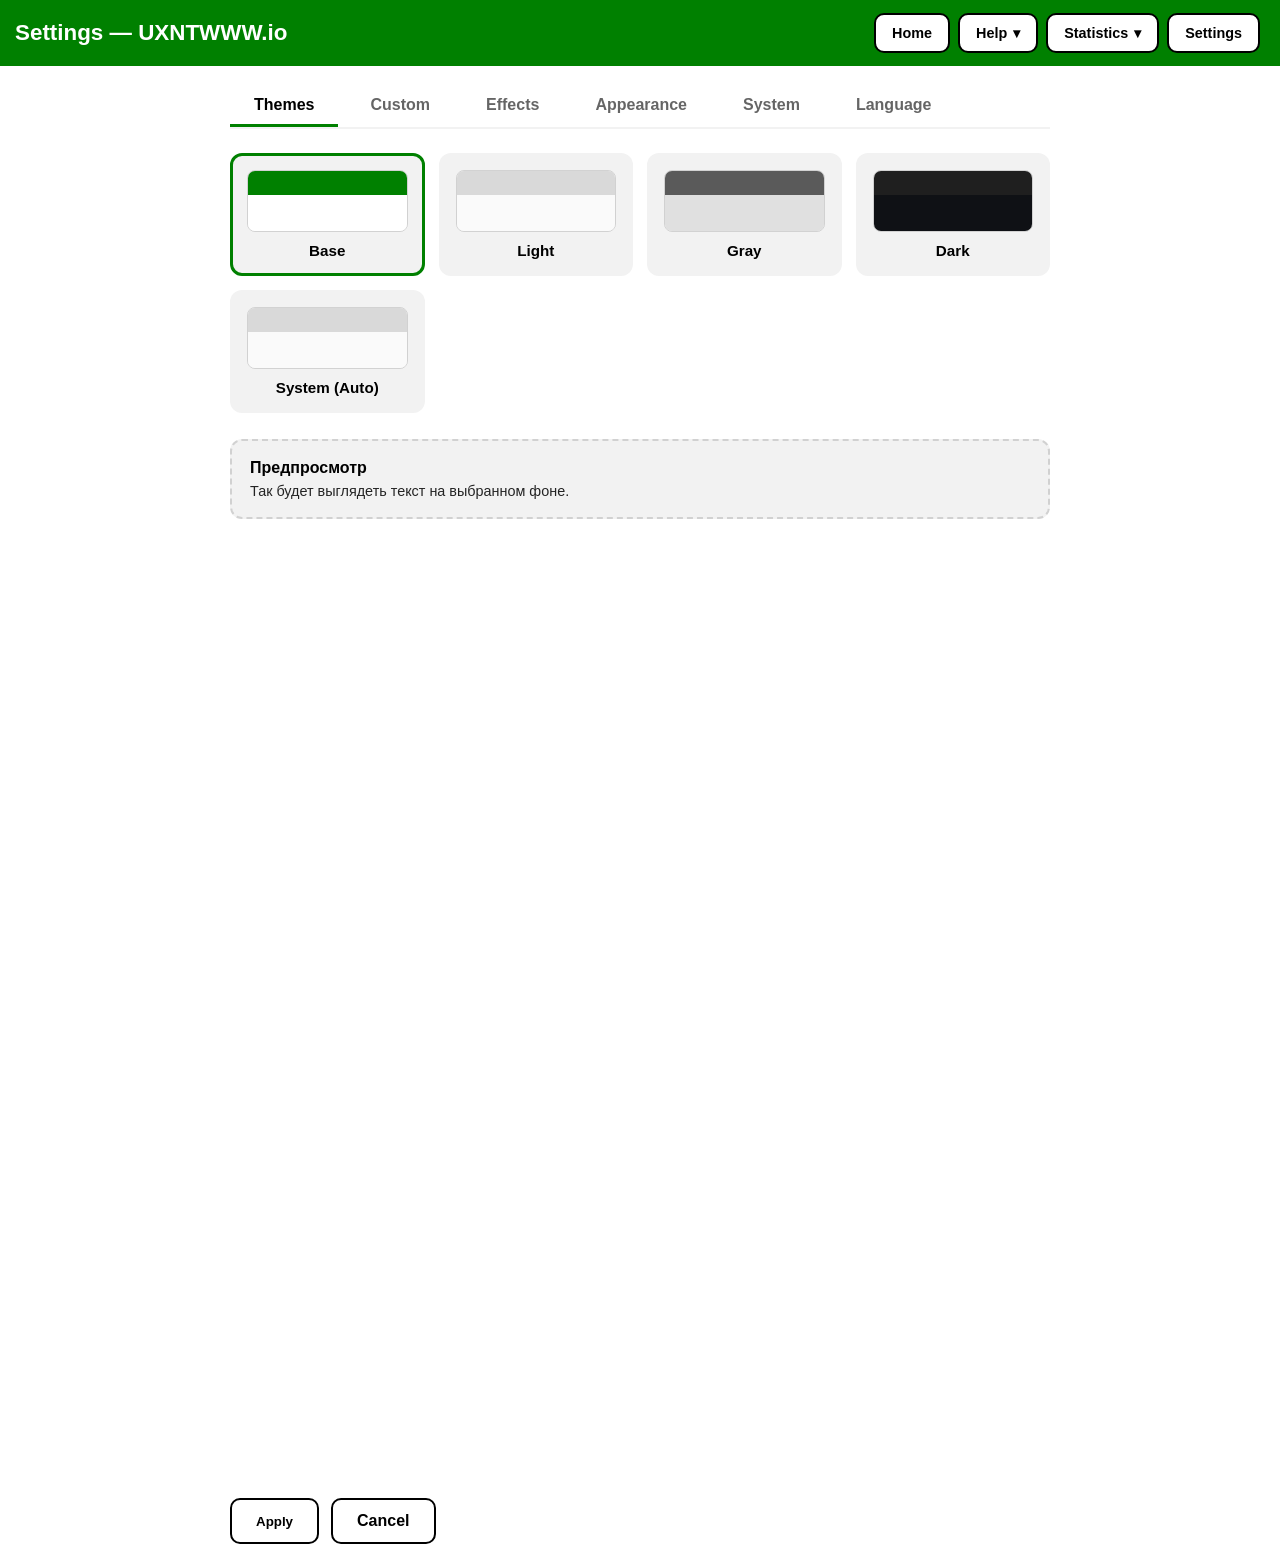
<file: GlobalSettings.html>
<!DOCTYPE html>
<html lang="ru">
<head>
<meta charset="UTF-8">
<meta name="viewport" content="width=device-width, initial-scale=1.0">
<title data-i18n-title="site.title.settings">Настройки — UXNTWWW.io</title>
<script src="theme.js"></script>
<script src="lang.js"></script>
<link rel="stylesheet" href="common.css">
<link rel="icon" type="image/png" href="GlobalIconFav.png">
<style>
  :root {
    --bg: #ffffff; --text: #000000;
    --bar: #008000; --bar-text: #ffffff;
    --card: #f2f2f2;
    --nav-fill: #ffffff; --nav-text: #000000; --nav-border: #000000;
    --input-bg: #1a1d24; --input-text: #ffffff; --input-border: #3a3d44;
  }
  body {
    margin: 0; font-family: sans-serif;
    background: var(--bg); color: var(--text);
    transition: background .25s, color .25s;
  }
  .top-bar {
    background: var(--bar); color: var(--bar-text);
    padding: 20px 15px; position: relative;
    transition: background-color .25s, color .25s;
  }
  .top-bar h1 { margin: 0; font-size: 1.4rem; }

  .content { padding: 20px; max-width: 820px; margin: 0 auto; }

  .slider { position: relative; overflow: hidden; min-height: 1300px; }
  .slide {
    position: absolute; top: 0; left: 0; width: 100%;
    transition: transform .35s ease, opacity .35s ease;
  }
  .slide.hidden-right { transform: translateX(110%); opacity: 0; pointer-events: none; }
  .slide.hidden-left  { transform: translateX(-110%); opacity: 0; pointer-events: none; }
  .slide.active       { transform: translateX(0); opacity: 1; pointer-events: auto; }

  .theme-grid {
    display: grid;
    grid-template-columns: repeat(auto-fill, minmax(160px, 1fr));
    gap: 14px;
  }
  .theme-card {
    border-radius: 12px; padding: 14px; cursor: pointer;
    border: 3px solid transparent; background: var(--card);
    transition: transform .15s, border-color .15s, background .25s;
    user-select: none;
  }
  body.glass-mode .theme-card {
    background: var(--glass-bg);
    border: 1px solid var(--glass-border);
    backdrop-filter: var(--glass-blur);
    -webkit-backdrop-filter: var(--glass-blur);
  }
  .theme-card:hover { transform: translateY(-3px); }
  .theme-card.active { border-color: var(--btn-bg); }
  .theme-preview {
    height: 60px; border-radius: 8px; margin-bottom: 10px;
    overflow: hidden; border: 1px solid #00000022;
  }
  .theme-preview .bar { height: 40%; width: 100%; }
  .theme-preview .body { height: 60%; width: 100%; }
  .theme-name { font-weight: bold; font-size: 0.95rem; text-align: center; }

  .palette-title {
    margin: 20px 0 10px; font-size: 1rem; font-weight: bold;
    border-left: 4px solid var(--btn-bg); padding-left: 10px;
  }
  .palette-hint {
    color: var(--text); opacity: 0.65; font-size: 0.85rem;
    margin: 0 0 12px;
  }
  .palette { display: flex; flex-wrap: wrap; gap: 10px; }
  .swatch {
    width: 42px; height: 42px; border-radius: 10px;
    border: 2px solid #00000022; cursor: pointer;
    transition: transform .15s, border-color .15s, box-shadow .15s;
  }
  .swatch:hover {
    transform: scale(1.12); border-color: var(--text);
    box-shadow: 0 4px 12px #00000033;
  }
  .swatch.active {
    border-color: var(--text);
    box-shadow: 0 0 0 3px var(--btn-bg);
  }

  .preview {
    margin-top: 26px; padding: 18px; border-radius: 12px;
    background: var(--card); border: 2px dashed #00000022;
  }
  body.glass-mode .preview {
    background: var(--glass-bg);
    border: 1px solid var(--glass-border);
    backdrop-filter: var(--glass-blur);
    -webkit-backdrop-filter: var(--glass-blur);
  }
  .preview-title { margin: 0 0 6px; font-weight: bold; }
  .preview-text { margin: 0; opacity: 0.85; font-size: 0.9rem; }

  .actions { margin-top: 30px; display: flex; gap: 12px; flex-wrap: wrap; }

  .lang-switcher { display: flex; gap: 8px; margin-top: 16px; }
  .lang-btn {
    padding: 10px 20px; border-radius: 10px;
    border: 2px solid var(--nav-border);
    background: var(--nav-fill); color: var(--nav-text);
    font-weight: bold; font-size: 0.95rem;
    cursor: pointer; font-family: inherit;
    transition: opacity .2s, background .25s;
  }
  body.glass-mode .lang-btn {
    background: var(--glass-bg); color: var(--text);
    border: 1px solid var(--glass-border);
    backdrop-filter: var(--glass-blur);
    -webkit-backdrop-filter: var(--glass-blur);
  }
  .lang-btn:hover { opacity: 0.85; }
  .lang-btn.active {
    opacity: 1; border-color: var(--btn-bg);
    box-shadow: 0 0 0 3px var(--btn-bg);
  }

  .opt-row { display: flex; gap: 8px; flex-wrap: wrap; margin-top: 8px; }
  .opt-btn {
    padding: 10px 18px; border-radius: 10px;
    border: 2px solid var(--nav-border);
    background: var(--nav-fill); color: var(--nav-text);
    font-weight: bold; font-size: 0.9rem;
    cursor: pointer; font-family: inherit;
    transition: opacity .2s, background .25s, border-color .25s;
  }
  body.glass-mode .opt-btn {
    background: var(--glass-bg); color: var(--text);
    border: 1px solid var(--glass-border);
    backdrop-filter: var(--glass-blur);
    -webkit-backdrop-filter: var(--glass-blur);
  }
  .opt-btn:hover { opacity: 0.85; }
  .opt-btn.active {
    opacity: 1; border-color: var(--btn-bg);
    box-shadow: 0 0 0 3px var(--btn-bg);
  }

  .toggle-row {
    display: flex; align-items: center; justify-content: space-between;
    padding: 16px 20px; background: var(--card);
    border-radius: 12px; border: 2px solid var(--card);
    margin-top: 10px; cursor: pointer;
    transition: background .25s, border-color .25s;
  }
  body.glass-mode .toggle-row {
    background: var(--glass-bg);
    border: 1px solid var(--glass-border);
    backdrop-filter: var(--glass-blur);
    -webkit-backdrop-filter: var(--glass-blur);
  }
  .toggle-row:hover { border-color: var(--btn-bg); }
  .toggle-row-left { display: flex; flex-direction: column; gap: 4px; }
  .toggle-row-title { font-weight: bold; font-size: 1rem; }
  .toggle-row-desc { font-size: 0.85rem; opacity: 0.7; }
  .toggle-switch {
    position: relative; width: 50px; height: 28px;
    flex-shrink: 0; border-radius: 999px;
    background: rgba(128,128,128,0.3);
    transition: background .25s;
  }
  .toggle-switch::after {
    content: ''; position: absolute; top: 3px; left: 3px;
    width: 22px; height: 22px; border-radius: 50%;
    background: #fff;
    transition: transform .25s, background .25s;
    box-shadow: 0 2px 6px rgba(0,0,0,0.2);
  }
  .toggle-row.on .toggle-switch { background: var(--btn-bg); }
  .toggle-row.on .toggle-switch::after { transform: translateX(22px); }
</style>
</head>
<body>

<div class="top-bar">
  <h1 data-i18n="settings.title">Настройки — UXNTWWW.io</h1>
  <nav class="top-nav"></nav>
</div>

<div class="content">

  <div class="tabs">
    <button class="tab active" data-tab="presets" data-i18n="settings.tab.themes">Темы</button>
    <button class="tab" data-tab="custom" data-i18n="settings.tab.custom">Кастом</button>
    <button class="tab" data-tab="effects" data-i18n="settings.tab.effects">Эффекты</button>
    <button class="tab" data-tab="appearance" data-i18n="settings.tab.appearance">Внешний вид</button>
    <button class="tab" data-tab="system" data-i18n="settings.tab.system">Системное</button>
    <button class="tab" data-tab="lang" data-i18n="settings.tab.lang">Язык</button>
  </div>

  <div class="slider">

    <div class="slide active" id="slide-presets">
      <div class="theme-grid" id="theme-grid"></div>
      <div class="preview">
        <p class="preview-title">Предпросмотр</p>
        <p class="preview-text">Так будет выглядеть текст на выбранном фоне.</p>
      </div>
    </div>

    <div class="slide hidden-right" id="slide-custom">
      <p class="palette-title" data-i18n="settings.custom.colorBar">Цвет шапки</p>
      <p class="palette-hint" data-i18n="settings.custom.hint.hover">Наведи на квадратик — цвет применится сразу.</p>
      <div class="palette" id="palette-bar"></div>

      <p class="palette-title" data-i18n="settings.custom.colorBg">Цвет фона</p>
      <p class="palette-hint" data-i18n="settings.custom.hint.hover">Наведи на квадратик — цвет применится сразу.</p>
      <div class="palette" id="palette-bg"></div>

      <p class="palette-title" data-i18n="settings.custom.textBar">Цвет текста в шапке</p>
      <p class="palette-hint" data-i18n="settings.custom.hint.noMatchBar">Нельзя выбрать цвет, совпадающий с цветом шапки.</p>
      <div class="palette" id="palette-text-bar"></div>

      <p class="palette-title" data-i18n="settings.custom.textPage">Цвет текста на странице</p>
      <p class="palette-hint" data-i18n="settings.custom.hint.noMatchBg">Нельзя выбрать цвет, совпадающий с цветом фона.</p>
      <div class="palette" id="palette-text-page"></div>
    </div>

    <div class="slide hidden-right" id="slide-effects">
      <p class="palette-title" data-i18n="settings.effects.glass">Включить стекло</p>

      <div class="toggle-row" id="toggle-glass">
        <div class="toggle-row-left">
          <span class="toggle-row-title" data-i18n="settings.effects.glass">Стекло</span>
          <span class="toggle-row-desc" data-i18n="settings.effects.glassDesc">Кнопки, карточки, поля станут стеклянными.</span>
        </div>
        <div class="toggle-switch"></div>
      </div>

      <p class="palette-title" style="margin-top:30px;" data-i18n="settings.effects.glassOpacity">Прозрачность стекла</p>
      <p class="palette-hint" data-i18n="settings.effects.glassOpacity.hint">Насколько сильно размытие под стеклом.</p>
      <div class="opt-row">
        <button class="opt-btn" data-glass="weak" data-i18n="settings.effects.glass.weak">Слабое</button>
        <button class="opt-btn" data-glass="medium" data-i18n="settings.effects.glass.medium">Среднее</button>
        <button class="opt-btn" data-glass="strong" data-i18n="settings.effects.glass.strong">Сильное</button>
      </div>

      <p class="palette-title" style="margin-top:30px;" data-i18n="settings.effects.animations">Анимации</p>

      <div class="toggle-row" id="toggle-animations">
        <div class="toggle-row-left">
          <span class="toggle-row-title" data-i18n="settings.effects.animations">Анимации</span>
          <span class="toggle-row-desc" data-i18n="settings.effects.animationsDesc">Плавные переходы и появление.</span>
        </div>
        <div class="toggle-switch"></div>
      </div>

      <div class="toggle-row" id="toggle-ultra">
        <div class="toggle-row-left">
          <span class="toggle-row-title" data-i18n="settings.effects.ultraSmooth">Мега-плавность</span>
          <span class="toggle-row-desc" data-i18n="settings.effects.ultraSmoothDesc">Все элементы плавно двигаются, лёгкое размытие и масштаб.</span>
        </div>
        <div class="toggle-switch"></div>
      </div>
    </div>

    <div class="slide hidden-right" id="slide-appearance">
      <p class="palette-title" data-i18n="settings.appearance.fontSize">Размер шрифта</p>
      <p class="palette-hint" data-i18n="settings.appearance.fontSize.hint">Меняет размер текста по всему сайту.</p>
      <div class="opt-row">
        <button class="opt-btn" data-font="small" data-i18n="settings.appearance.font.small">Маленький</button>
        <button class="opt-btn" data-font="medium" data-i18n="settings.appearance.font.medium">Средний</button>
        <button class="opt-btn" data-font="large" data-i18n="settings.appearance.font.large">Большой</button>
      </div>

      <p class="palette-title" data-i18n="settings.appearance.radius">Скругления</p>
      <p class="palette-hint" data-i18n="settings.appearance.radius.hint">Форма углов у карточек и кнопок.</p>
      <div class="opt-row">
        <button class="opt-btn" data-radius="sharp" data-i18n="settings.appearance.radius.sharp">Острые</button>
        <button class="opt-btn" data-radius="soft" data-i18n="settings.appearance.radius.soft">Мягкие</button>
        <button class="opt-btn" data-radius="round" data-i18n="settings.appearance.radius.round">Круглые</button>
      </div>

      <p class="palette-title" data-i18n="settings.appearance.density">Плотность карточек</p>
      <p class="palette-hint" data-i18n="settings.appearance.density.hint">Сколько карточек помещается в ряд.</p>
      <div class="opt-row">
        <button class="opt-btn" data-density="1" data-i18n="settings.appearance.density.1">1 колонка</button>
        <button class="opt-btn" data-density="2" data-i18n="settings.appearance.density.2">2 колонки</button>
        <button class="opt-btn" data-density="3" data-i18n="settings.appearance.density.3">3 колонки</button>
      </div>

      <div class="toggle-row" id="toggle-compact" style="margin-top:30px;">
        <div class="toggle-row-left">
          <span class="toggle-row-title" data-i18n="settings.appearance.compact">Компактный режим</span>
          <span class="toggle-row-desc" data-i18n="settings.appearance.compactDesc">Меньше отступов, больше контента.</span>
        </div>
        <div class="toggle-switch"></div>
      </div>

      <div class="toggle-row" id="toggle-pattern">
        <div class="toggle-row-left">
          <span class="toggle-row-title" data-i18n="settings.appearance.pattern">Паттерн на фоне</span>
          <span class="toggle-row-desc" data-i18n="settings.appearance.patternDesc">Лёгкие точки на фоне страницы.</span>
        </div>
        <div class="toggle-switch"></div>
      </div>
    </div>

    <div class="slide hidden-right" id="slide-system">
      <p class="palette-title" data-i18n="settings.system.autoUpdate">Автообновление данных</p>
      <p class="palette-hint" data-i18n="settings.system.autoUpdate.hint">Обновлять скачивания и просмотры каждый час без перезагрузки.</p>

      <div class="toggle-row" id="toggle-autoupdate">
        <div class="toggle-row-left">
          <span class="toggle-row-title" data-i18n="settings.system.autoUpdate.title">Автообновление</span>
          <span class="toggle-row-desc" data-i18n="settings.system.autoUpdate.desc">Раз в час — фоновое обновление счётчиков.</span>
        </div>
        <div class="toggle-switch"></div>
      </div>

      <p class="palette-title" style="margin-top:30px;" data-i18n="settings.system.reset">Сброс настроек</p>
      <p class="palette-hint" data-i18n="settings.system.reset.hint">Удаляет все сохранённые настройки и возвращает значения по умолчанию.</p>
      <div class="opt-row">
        <button class="opt-btn" id="reset-all" style="border-color:#ef4444; color:#ef4444;" data-i18n="settings.system.reset.btn">Сбросить всё</button>
      </div>
    </div>

    <div class="slide hidden-right" id="slide-lang">
      <p class="palette-title">Язык сайта / Site language</p>
      <p class="palette-hint">Выберите язык. Сайт автоматически определяет язык браузера при первом заходе.</p>

      <div class="lang-switcher">
        <button class="lang-btn" data-lang="ru">Русский</button>
        <button class="lang-btn" data-lang="en">English</button>
      </div>

      <div class="preview" style="margin-top:26px;">
        <p class="preview-title">Текущий язык / Current language</p>
        <p class="preview-text" id="current-lang-display">—</p>
      </div>
    </div>

  </div>

  <div class="actions">
    <button class="btn" id="apply-btn" data-i18n="settings.apply">Применить</button>
    <a class="btn" href="index.html" data-i18n="settings.cancel">Отмена</a>
  </div>

</div>

<script>
(function () {
  'use strict';

const PRESETS = [
  { id: 'base',   i18n: 'settings.theme.base',   fallback: 'Базовая',   bar: '#008000', bg: '#ffffff', btn: 'white' },
  { id: 'light',  i18n: 'settings.theme.light',  fallback: 'Светлая',   bar: '#d9d9d9', bg: '#fafafa', btn: 'black' },
  { id: 'gray',   i18n: 'settings.theme.gray',   fallback: 'Серая',     bar: '#5a5a5a', bg: '#e0e0e0', btn: 'black' },
  { id: 'dark',   i18n: 'settings.theme.dark',   fallback: 'Тёмная',    bar: '#1f1f1f', bg: '#0f1115', btn: 'white' },
  { id: 'system', i18n: 'settings.theme.system', fallback: 'Системная (Автоопределение)', bar: null, bg: null, btn: null }
];
 
  const COLORS = [
    '#008000', '#4f8cff', '#a06bff', '#ff5c8a',
    '#ff8c42', '#e6c200', '#3ecf8e', '#ef4444',
    '#0f1115', '#ffffff', '#1e5fd8', '#8b5e3c',
    '#5a5a5a', '#d9d9d9', '#000000', '#fafafa'
  ];

  const savedMode   = localStorage.getItem('themeMode') || 'presets';
  const savedPreset = localStorage.getItem('presetName') || 'base';
  const savedBar    = localStorage.getItem('colorBar') || '#008000';
  const savedBg     = localStorage.getItem('colorBg')  || '#ffffff';
  const savedTextBar  = localStorage.getItem('colorTextBar')  || '';
  const savedTextPage = localStorage.getItem('colorTextPage') || '';

  const selected = {
    mode: savedMode, preset: savedPreset,
    bar: savedBar, bg: savedBg,
    textBar: savedTextBar, textPage: savedTextPage
  };

  function findPreset(id) { return PRESETS.find(p => p.id === id) || PRESETS[0]; }

  function colorsFor(preset) {
    if (preset.id === 'system') {
      const dark = window.matchMedia('(prefers-color-scheme: dark)').matches;
      return dark
        ? { bar: '#1f1f1f', bg: '#0f1115', btn: 'white' }
        : { bar: '#d9d9d9', bg: '#fafafa', btn: 'black' };
    }
    return { bar: preset.bar, bg: preset.bg, btn: preset.btn || 'white' };
  }

  function applyColors(bar, bg) {
    if (window.Theme && window.Theme.preview) {
      window.Theme.preview(bar, bg);
    }
    const root = document.documentElement.style;
    const textBar  = selected.textBar  || Theme.contrastColor(bar);
    const textPage = selected.textPage || Theme.contrastColor(bg);
    root.setProperty('--bar-text', textBar);
    root.setProperty('--text',     textPage);
    root.setProperty('--text-link', textPage);

    const fill = (function () {
      if (selected.mode === 'presets') {
        const p = findPreset(selected.preset);
        if (p.id === 'system') return window.matchMedia('(prefers-color-scheme: dark)').matches ? 'white' : 'black';
        return p.btn || 'white';
      }
      return 'white';
    })();
    root.setProperty('--nav-fill',   fill === 'black' ? '#000000' : '#ffffff');
    root.setProperty('--nav-text',   fill === 'black' ? '#ffffff' : '#000000');
    root.setProperty('--nav-border', fill === 'black' ? '#ffffff' : '#000000');
  }

  let toastEl = null, toastTimer = null;
  function showToast(text) {
    if (!toastEl) {
      toastEl = document.createElement('div');
      toastEl.id = 'toast';
      toastEl.innerHTML = '<span class="toast-icon">!</span><span class="toast-text"></span>';
      document.body.appendChild(toastEl);
    }
    toastEl.querySelector('.toast-text').textContent = text;
    toastEl.classList.add('show');
    clearTimeout(toastTimer);
    toastTimer = setTimeout(function () { toastEl.classList.remove('show'); }, 3000);
  }

  function showSelected() {
    if (selected.mode === 'presets') {
      const p = findPreset(selected.preset);
      const c = colorsFor(p);
      applyColors(c.bar, c.bg);
    } else {
      applyColors(selected.bar, selected.bg);
    }
  }

  const tabs = document.querySelectorAll('.tab');
  const slides = {
    presets:    document.getElementById('slide-presets'),
    custom:     document.getElementById('slide-custom'),
    effects:    document.getElementById('slide-effects'),
    appearance: document.getElementById('slide-appearance'),
    system:     document.getElementById('slide-system'),
    lang:       document.getElementById('slide-lang')
  };

  function switchTab(name) {
    tabs.forEach(t => t.classList.toggle('active', t.dataset.tab === name));
    Object.keys(slides).forEach(function (k) {
      slides[k].classList.remove('hidden-right', 'hidden-left', 'active');
    });
    var order = ['presets', 'custom', 'effects', 'appearance', 'system', 'lang'];
    var idx = order.indexOf(name);
    order.forEach(function (key, i) {
      if (i === idx) slides[key].classList.add('active');
      else if (i < idx) slides[key].classList.add('hidden-left');
      else slides[key].classList.add('hidden-right');
    });
    showSelected();
  }

  tabs.forEach(tab => tab.addEventListener('click', () => switchTab(tab.dataset.tab)));
  switchTab(selected.mode === 'custom' ? 'custom' : 'presets');

  // Пресеты
  const grid = document.getElementById('theme-grid');
  PRESETS.forEach(preset => {
    const card = document.createElement('div');
    card.className = 'theme-card';
    if (selected.mode === 'presets' && selected.preset === preset.id) card.classList.add('active');

    const preview = document.createElement('div');
    preview.className = 'theme-preview';
    const barEl = document.createElement('div');
    barEl.className = 'bar';
    const bodyEl = document.createElement('div');
    bodyEl.className = 'body';

    const c = colorsFor(preset);
    barEl.style.background = c.bar;
    bodyEl.style.background = c.bg;

    preview.appendChild(barEl);
    preview.appendChild(bodyEl);

    const name = document.createElement('div');
    name.className = 'theme-name';
    name.setAttribute('data-i18n', preset.i18n);
    const tr = (window.Lang && window.Lang.t) ? window.Lang.t(preset.i18n) : null;
    name.textContent = (tr && tr !== preset.i18n) ? tr : preset.fallback;
    
    card.appendChild(preview);
    card.appendChild(name);

    card.addEventListener('mouseenter', () => {
      const cc = colorsFor(preset);
      applyColors(cc.bar, cc.bg);
    });
    card.addEventListener('mouseleave', showSelected);
    card.addEventListener('click', () => {
      selected.mode = 'presets';
      selected.preset = preset.id;
      selected.textBar = '';
      selected.textPage = '';
      document.querySelectorAll('.theme-card').forEach(c => c.classList.remove('active'));
      card.classList.add('active');
      showSelected();
    });

    grid.appendChild(card);
  });

  // Палитры
  function buildPalette(containerId, key, target) {
    const container = document.getElementById(containerId);
    COLORS.forEach(color => {
      const sw = document.createElement('div');
      sw.className = 'swatch';
      sw.style.background = color;
      if (selected[key] === color) sw.classList.add('active');

      sw.addEventListener('mouseenter', () => {
        if (target === 'bar')      applyColors(color, selected.bg);
        if (target === 'bg')       applyColors(selected.bar, color);
        if (target === 'textBar')  document.documentElement.style.setProperty('--bar-text', color);
        if (target === 'textPage') {
          document.documentElement.style.setProperty('--text', color);
          document.documentElement.style.setProperty('--text-link', color);
        }
      });
      sw.addEventListener('mouseleave', showSelected);
      sw.addEventListener('click', () => {
        if (target === 'textBar' && Theme.colorsMatch(color, selected.bar)) {
          showToast('У вас установлена ' + Theme.colorName(selected.bar) + ' шапка. Этот цвет текста не виден.');
          return;
        }
        if (target === 'textPage' && Theme.colorsMatch(color, selected.bg)) {
          showToast('У вас установлен ' + Theme.colorName(selected.bg) + ' фон. Этот цвет текста не виден.');
          return;
        }
        selected[key] = color;
        selected.mode = 'custom';
        document.querySelectorAll('#' + containerId + ' .swatch').forEach(s => s.classList.remove('active'));
        sw.classList.add('active');
        showSelected();
      });
      container.appendChild(sw);
    });
  }

  buildPalette('palette-bar',       'bar',      'bar');
  buildPalette('palette-bg',        'bg',       'bg');
  buildPalette('palette-text-bar',  'textBar',  'textBar');
  buildPalette('palette-text-page', 'textPage', 'textPage');

  // Стекло
  function updateGlassUI() {
    var on = localStorage.getItem('glassEffect') === 'on';
    var row = document.getElementById('toggle-glass');
    if (row) row.classList.toggle('on', on);
  }
  var glassRow = document.getElementById('toggle-glass');
  if (glassRow) {
    glassRow.addEventListener('click', function () {
      var on = localStorage.getItem('glassEffect') === 'on';
      localStorage.setItem('glassEffect', on ? 'off' : 'on');
      updateGlassUI();
      showSelected();
    });
  }
  updateGlassUI();

  // Прозрачность стекла
  function updateGlassOpacityUI() {
    var cur = localStorage.getItem('uiGlassOpacity') || 'medium';
    document.querySelectorAll('[data-glass]').forEach(function (btn) {
      btn.classList.toggle('active', btn.dataset.glass === cur);
    });
  }
  document.querySelectorAll('[data-glass]').forEach(function (btn) {
    btn.addEventListener('click', function () {
      localStorage.setItem('uiGlassOpacity', btn.dataset.glass);
      updateGlassOpacityUI();
      if (window.Theme) window.Theme.refresh();
    });
  });
  updateGlassOpacityUI();

  // Шрифт
  function updateFontUI() {
    var cur = localStorage.getItem('uiFontSize') || 'medium';
    document.querySelectorAll('[data-font]').forEach(function (btn) {
      btn.classList.toggle('active', btn.dataset.font === cur);
    });
  }
  document.querySelectorAll('[data-font]').forEach(function (btn) {
    btn.addEventListener('click', function () {
      localStorage.setItem('uiFontSize', btn.dataset.font);
      updateFontUI();
      if (window.Theme) window.Theme.applyUI();
    });
  });
  updateFontUI();

  // Скругления
  function updateRadiusUI() {
    var cur = localStorage.getItem('uiRadius') || 'soft';
    document.querySelectorAll('[data-radius]').forEach(function (btn) {
      btn.classList.toggle('active', btn.dataset.radius === cur);
    });
  }
  document.querySelectorAll('[data-radius]').forEach(function (btn) {
    btn.addEventListener('click', function () {
      localStorage.setItem('uiRadius', btn.dataset.radius);
      updateRadiusUI();
      if (window.Theme) window.Theme.applyUI();
    });
  });
  updateRadiusUI();

  // Плотность
  function updateDensityUI() {
    var cur = localStorage.getItem('uiCardDensity') || 'auto';
    document.querySelectorAll('[data-density]').forEach(function (btn) {
      btn.classList.toggle('active', btn.dataset.density === cur);
    });
  }
  document.querySelectorAll('[data-density]').forEach(function (btn) {
    btn.addEventListener('click', function () {
      localStorage.setItem('uiCardDensity', btn.dataset.density);
      updateDensityUI();
      if (window.Theme) window.Theme.applyUI();
    });
  });
  updateDensityUI();

  // Переключатели
  function setupToggle(id, key, invert) {
    var row = document.getElementById(id);
    if (!row) return;
    function update() {
      var val = localStorage.getItem(key);
      var on = invert ? (val !== 'off') : (val === 'on');
      row.classList.toggle('on', on);
    }
    row.addEventListener('click', function () {
      var val = localStorage.getItem(key);
      var currentOn;
      if (invert) {
        currentOn = val !== 'off';
        localStorage.setItem(key, currentOn ? 'off' : 'on');
      } else {
        currentOn = val === 'on';
        localStorage.setItem(key, currentOn ? 'off' : 'on');
      }
      update();
      if (window.Theme) window.Theme.applyUI();
    });
    update();
  }
  setupToggle('toggle-animations', 'uiAnimations', true);
  setupToggle('toggle-ultra', 'uiUltraSmooth', false);
  setupToggle('toggle-compact', 'uiCompact', false);
  setupToggle('toggle-pattern', 'uiPattern', false);
  setupToggle('toggle-autoupdate', 'uiAutoUpdate', false);

  // Сброс
  var resetBtn = document.getElementById('reset-all');
  if (resetBtn) {
    resetBtn.addEventListener('click', function () {
      if (confirm('Сбросить все настройки? Сайт вернётся к значениям по умолчанию.')) {
        localStorage.clear();
        location.reload();
      }
    });
  }

  // Язык
  const langBtns = document.querySelectorAll('.lang-btn');
  const currentLangDisplay = document.getElementById('current-lang-display');

  function updateLangUI() {
    const cur = window.Lang ? window.Lang.get() : 'ru';
    langBtns.forEach(b => b.classList.toggle('active', b.dataset.lang === cur));
    if (currentLangDisplay) {
      currentLangDisplay.textContent = cur === 'ru' ? 'Русский' : 'English';
    }
  }
  langBtns.forEach(btn => {
    btn.addEventListener('click', function () {
      const lang = btn.dataset.lang;
      if (window.Lang) window.Lang.set(lang);
      updateLangUI();
    });
  });
  document.addEventListener('langChanged', updateLangUI);
  document.addEventListener('langReady', updateLangUI);
  updateLangUI();

  // Применить
  document.getElementById('apply-btn').addEventListener('click', () => {
    localStorage.setItem('themeMode', selected.mode);

    if (selected.mode === 'presets') {
      const p = findPreset(selected.preset);
      localStorage.setItem('presetName', p.id);
      if (p.id === 'system') {
        const c = colorsFor(p);
        localStorage.setItem('colorBar', c.bar);
        localStorage.setItem('colorBg',  c.bg);
      } else {
        localStorage.setItem('colorBar', p.bar);
        localStorage.setItem('colorBg',  p.bg);
      }
      localStorage.removeItem('colorTextBar');
      localStorage.removeItem('colorTextPage');
    } else {
      localStorage.setItem('colorBar', selected.bar);
      localStorage.setItem('colorBg',  selected.bg);
      if (selected.textBar)  localStorage.setItem('colorTextBar',  selected.textBar);
      else                   localStorage.removeItem('colorTextBar');
      if (selected.textPage) localStorage.setItem('colorTextPage', selected.textPage);
      else                   localStorage.removeItem('colorTextPage');
    }

    window.location.href = 'index.html';
  });

  showSelected();
})();
</script>

<script src="menu.js"></script>
<script src="scroll-animate.js"></script>
<script src="back-to-top.js"></script>
</body>
</html>
</file>
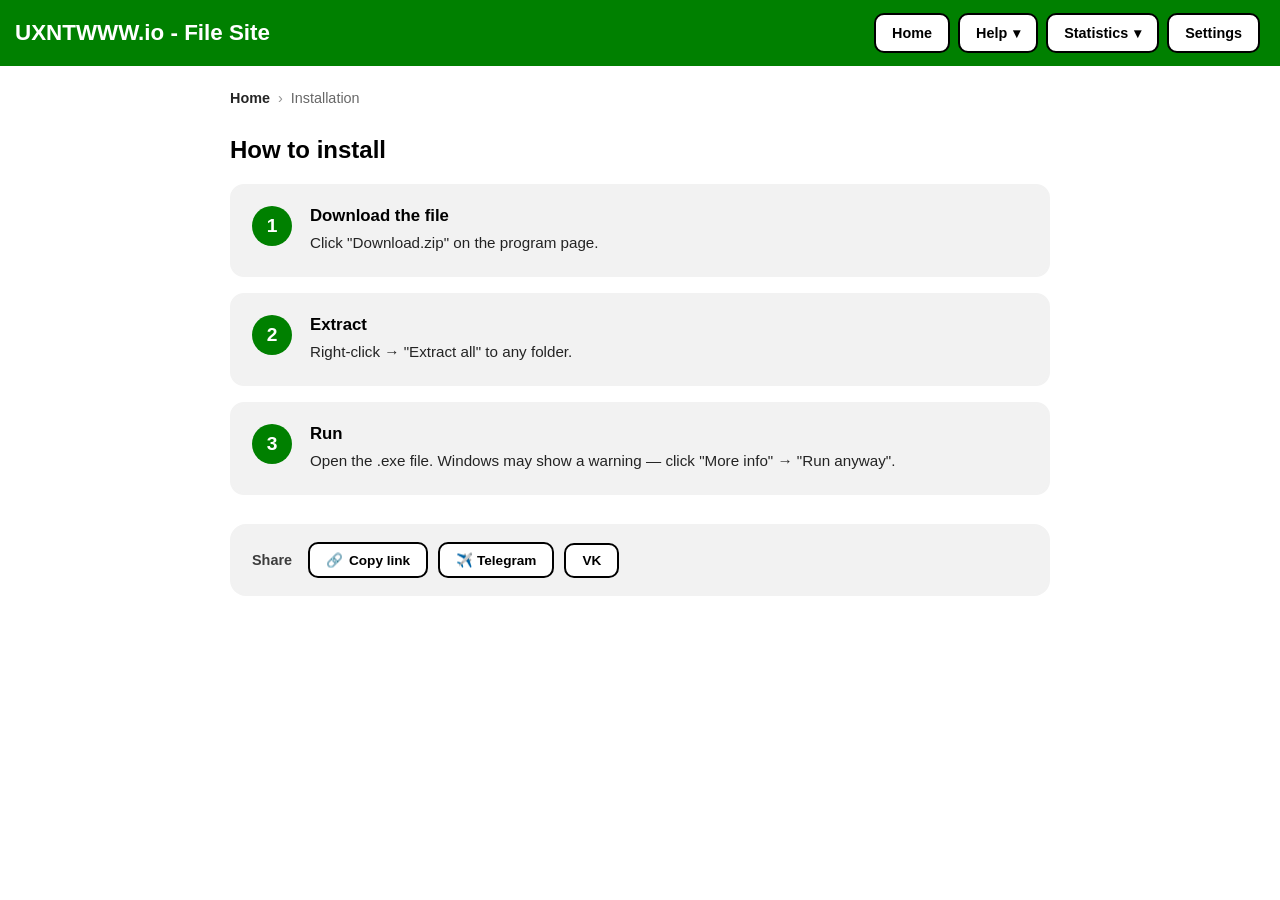
<file: install.html>
<!DOCTYPE html>
<html lang="ru">
<head>
<meta charset="UTF-8">
<meta name="viewport" content="width=device-width, initial-scale=1.0">
<title data-i18n-title="site.title.install">Установка — UXNTWWW.io</title>
<script src="theme.js"></script>
<script src="lang.js"></script>
<link rel="stylesheet" href="common.css">
<link rel="icon" type="image/png" href="GlobalIconFav.png">
<style>
  :root {
    --bg: #ffffff; --text: #000000;
    --bar: #008000; --bar-text: #ffffff;
    --card: #f2f2f2;
    --nav-fill: #ffffff; --nav-text: #000000; --nav-border: #000000;
    --input-bg: #1a1d24; --input-text: #ffffff; --input-border: #3a3d44;
  }
  body {
    margin: 0; font-family: sans-serif;
    background: var(--bg); color: var(--text);
    transition: background .25s, color .25s;
  }
  .top-bar {
    background: var(--bar); color: var(--bar-text);
    padding: 20px 15px; position: relative;
    transition: background-color .25s, color .25s;
  }
  .top-bar h1 { margin: 0; font-size: 1.4rem; }
  .content { padding: 24px; max-width: 820px; margin: 0 auto; }
  h2 { margin-top: 30px; }

  .install-step {
    display: flex; gap: 18px;
    padding: 20px; border-radius: 14px;
    background: var(--card);
    margin-bottom: 16px;
    border: 2px solid var(--card);
    align-items: flex-start;
  }
  body.glass-mode .install-step {
    background: var(--glass-bg);
    border: 1px solid var(--glass-border);
    backdrop-filter: var(--glass-blur);
    -webkit-backdrop-filter: var(--glass-blur);
    box-shadow: var(--glass-shadow);
  }
  .install-step-num {
    flex-shrink: 0;
    width: 40px; height: 40px;
    border-radius: 50%;
    background: var(--bar);
    color: var(--bar-text);
    display: flex; align-items: center; justify-content: center;
    font-weight: bold; font-size: 1.2rem;
  }
  .install-step-body { flex: 1; }
  .install-step-title {
    font-weight: bold; font-size: 1.05rem; margin: 0 0 6px;
  }
  .install-step-desc {
    margin: 0; opacity: 0.85; font-size: 0.95rem; line-height: 1.5;
  }
</style>
</head>
<body>

<div class="top-bar">
  <h1 data-i18n="site.header">UXNTWWW.io - Сайт с файлами</h1>
  <nav class="top-nav"></nav>
</div>

<div class="content fade-in">

  <h2 data-i18n="install.howTo">Как установить</h2>

  <div class="install-step scroll-animate">
    <div class="install-step-num">1</div>
    <div class="install-step-body">
      <p class="install-step-title" data-i18n="install.step1">Скачайте файл</p>
      <p class="install-step-desc" data-i18n="install.step1.desc">Нажмите «Скачать.zip» на странице программы.</p>
    </div>
  </div>

  <div class="install-step scroll-animate">
    <div class="install-step-num">2</div>
    <div class="install-step-body">
      <p class="install-step-title" data-i18n="install.step2">Распакуйте</p>
      <p class="install-step-desc" data-i18n="install.step2.desc">Правый клик → «Извлечь всё» в любую папку.</p>
    </div>
  </div>

  <div class="install-step scroll-animate">
    <div class="install-step-num">3</div>
    <div class="install-step-body">
      <p class="install-step-title" data-i18n="install.step3">Запустите</p>
      <p class="install-step-desc" data-i18n="install.step3.desc">Откройте .exe файл. Windows может показать предупреждение — нажмите «Подробнее» → «Выполнить в любом случае».</p>
    </div>
  </div>

</div>

<script src="breadcrumbs.js"></script>
<script src="share.js"></script>
<script src="menu.js"></script>
<script src="scroll-animate.js"></script>
<script src="back-to-top.js"></script>
</body>
</html>
</file>
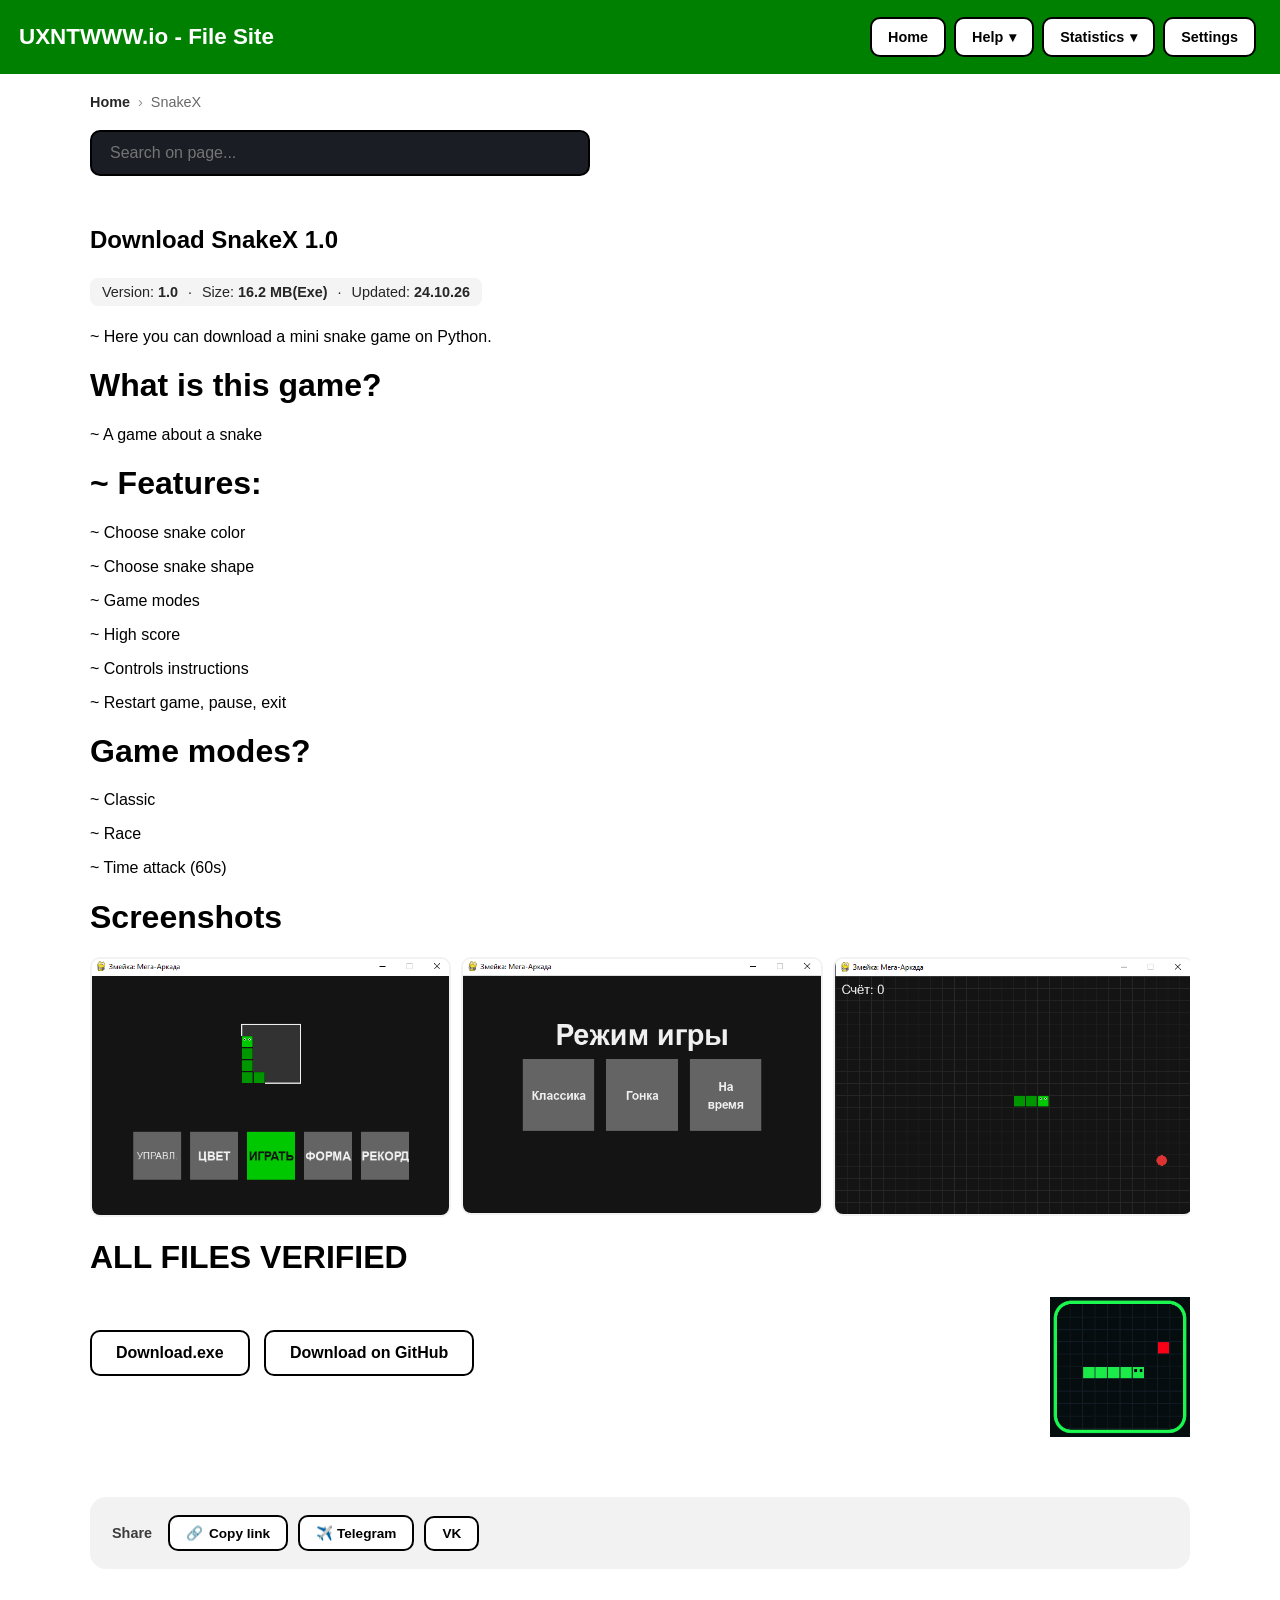
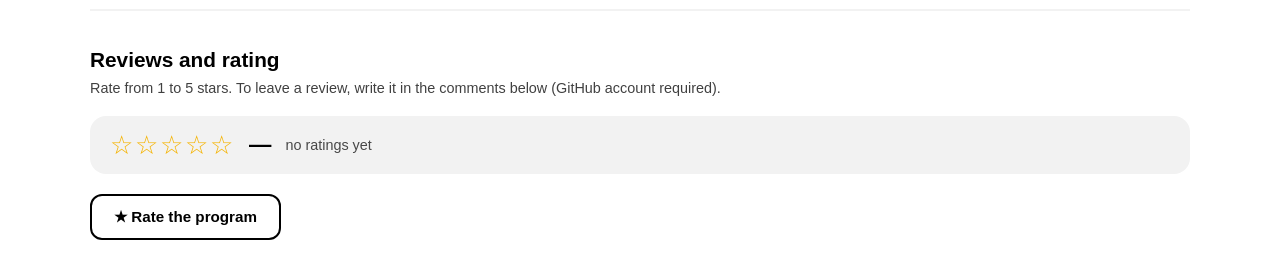
<file: SnakeXFiles.html>
<!DOCTYPE html>
<html lang="ru">
<head>
<meta charset="UTF-8">
<meta name="viewport" content="width=device-width, initial-scale=1.0">
<title data-i18n-title="site.title.files4">SnakeX Download — UXNTWWW.io</title>
<script src="theme.js"></script>
<script src="lang.js"></script>
<link rel="stylesheet" href="common.css">
<link rel="icon" type="image/png" href="GlobalIconFav.png">
<style>
  :root {
    --bg: #ffffff; --text: #000000;
    --bar: #008000; --bar-text: #ffffff;
    --card: #f2f2f2;
    --nav-fill: #ffffff; --nav-text: #000000; --nav-border: #000000;
    --input-bg: #1a1d24; --input-text: #ffffff; --input-border: #3a3d44;
  }
  body {
    margin: 0; padding: 0;
    font-family: sans-serif;
    background: var(--bg); color: var(--text);
    transition: background .25s, color .25s;
  }
  .top-bar {
    background-color: var(--bar);
    border: 4px solid var(--bar);
    color: var(--bar-text);
    padding: 20px 15px;
    box-sizing: border-box;
    width: 100%;
    position: relative;
    transition: background-color .25s, border-color .25s, color .25s;
  }
  .top-bar h1 { margin: 0; font-size: 1.4rem; }
  .content { padding: 20px; position: relative; max-width: 1100px; margin: 0 auto; }

  .version-meta {
    display: inline-flex;
    align-items: center;
    gap: 10px;
    font-size: 0.9rem;
    opacity: 0.85;
    margin: 4px 0 6px;
    padding: 6px 12px;
    border-radius: 8px;
    background: var(--card);
  }
  body.glass-mode .version-meta {
    background: var(--glass-bg);
    border: 1px solid var(--glass-border);
    backdrop-filter: var(--glass-blur);
    -webkit-backdrop-filter: var(--glass-blur);
  }
  .version-meta span { white-space: nowrap; }

  .broom-img {
    float: right;
    width: 140px;
    height: 140px;
    margin-left: 20px;
  }

  .version-block {
    overflow: hidden;
    margin-bottom: 40px;
    padding-bottom: 20px;
  }

  @media (max-width: 700px) {
    .broom-img { float: none; display: block; margin: 20px auto; }
  }
</style>
</head>
<body>

<div class="top-bar">
  <h1 data-i18n="site.header">UXNTWWW.io - Сайт с файлами</h1>
  <nav class="top-nav"></nav>
</div>

<div class="content fade-in">

  <div class="search-wrap">
    <input type="text" id="search" class="search-input" data-i18n="files.search.placeholder" placeholder="Поиск по странице...">
  </div>

  <div class="version-block" data-version-file="version4.txt" data-totaldata-file="totaldata4.txt">
    <h2 data-i18n="snake.title">Скачать SnakeX 1.0</h2>
    <div class="version-meta">
      <span><span data-i18n="card.version">Версия</span>: <b class="version-value">1.0</b></span>
      <span>·</span>
      <span><span data-i18n="card.size">Размер</span>: <b class="size-value">—</b></span>
      <span>·</span>
      <span><span data-i18n="card.updated">Обновлено</span>: <b class="date-value">—</b></span>
    </div>
    <p data-i18n="snake.desc">~ Здесь вы можете скачать мини-игру змейку на Python</p>
    <h1 data-i18n="snake.what">Что за игра?</h1>
    <p data-i18n="snake.about1">~ Игра про змейку</p>
    <h1 data-i18n="snake.about2">~ Функционал:</h1>
    <p data-i18n="snake.f1">~ Выбрать цвет змейки</p>
    <p data-i18n="snake.f2">~ Выбрать форму змейки</p>
    <p data-i18n="snake.f3">~ Режимы игры</p>
    <p data-i18n="snake.f4">~ Рекорд по очкам</p>
    <p data-i18n="snake.f5">~ Инструкция по управлению</p>
    <p data-i18n="snake.f6">~ Рестарт игры, пауза, выход</p>
    <h1 data-i18n="snake2.what">Режимы игры?</h1>
    <p data-i18n="snake.f7">~ Классический</p>
    <p data-i18n="snake.f8">~ Гонка</p>
    <p data-i18n="snake.f9">~ На время(60с)</p>

    <h1 data-i18n="snake.screenshots">Скриншоты</h1>
    <div class="screenshots">
      <img src="screens/snake-1.png" alt="SnakeX — главное меню">
      <img src="screens/snake-2.png" alt="SnakeX — режимы игры">
      <img src="screens/snake-3.png" alt="SnakeX — игра">
    </div>

    <h1 data-i18n="snake.verified">ВСЕ ФАЙЛЫ ПРОВЕРЕНЫ</h1>
    <img src="snakex.png" class="broom-img" alt="SnakeX Icon">
    <br>
    <a href="SnakeX_Setup.exe" download class="exe-btn" data-i18n="files.download.exe">Скачать.exe</a>
    <a href="https://github.com/UXntWWW/UXntWWW.github.io/releases/tag/1.00" class="github-btn" data-i18n="files.download.github">Скачать на гитхаб</a>
  </div>

</div>

<script>
  (function () {
    const block = document.querySelector('.version-block[data-version-file]');
    if (!block) return;
    const vFile = block.dataset.versionFile;
    const tFile = block.dataset.totaldataFile;

    function fetchText(url) {
      return fetch(url, { cache: 'no-cache' })
        .then(r => r.ok ? r.text() : Promise.reject())
        .then(t => t.trim())
        .catch(() => null);
    }

    Promise.all([fetchText(vFile), fetchText(tFile)]).then(function (res) {
      if (res[0]) {
        block.querySelectorAll('.version-value').forEach(el => el.textContent = res[0]);
      }
      if (res[1]) {
        const parts = res[1].split(',').map(s => s.trim());
        const size = parts[0] || '—';
        const date = parts[1] || '—';
        const sizeEl = block.querySelector('.size-value');
        const dateEl = block.querySelector('.date-value');
        if (sizeEl) sizeEl.textContent = size;
        if (dateEl) dateEl.textContent = date;
      }
    });
  })();
</script>

<script src="screenshots.js"></script>
<script src="search-highlight.js"></script>
<script src="breadcrumbs.js"></script>
<script src="share.js"></script>
<script src="reviews.js"></script>
<script src="menu.js"></script>
<script src="scroll-animate.js"></script>
<script src="back-to-top.js"></script>
</body>
</html>
</file>
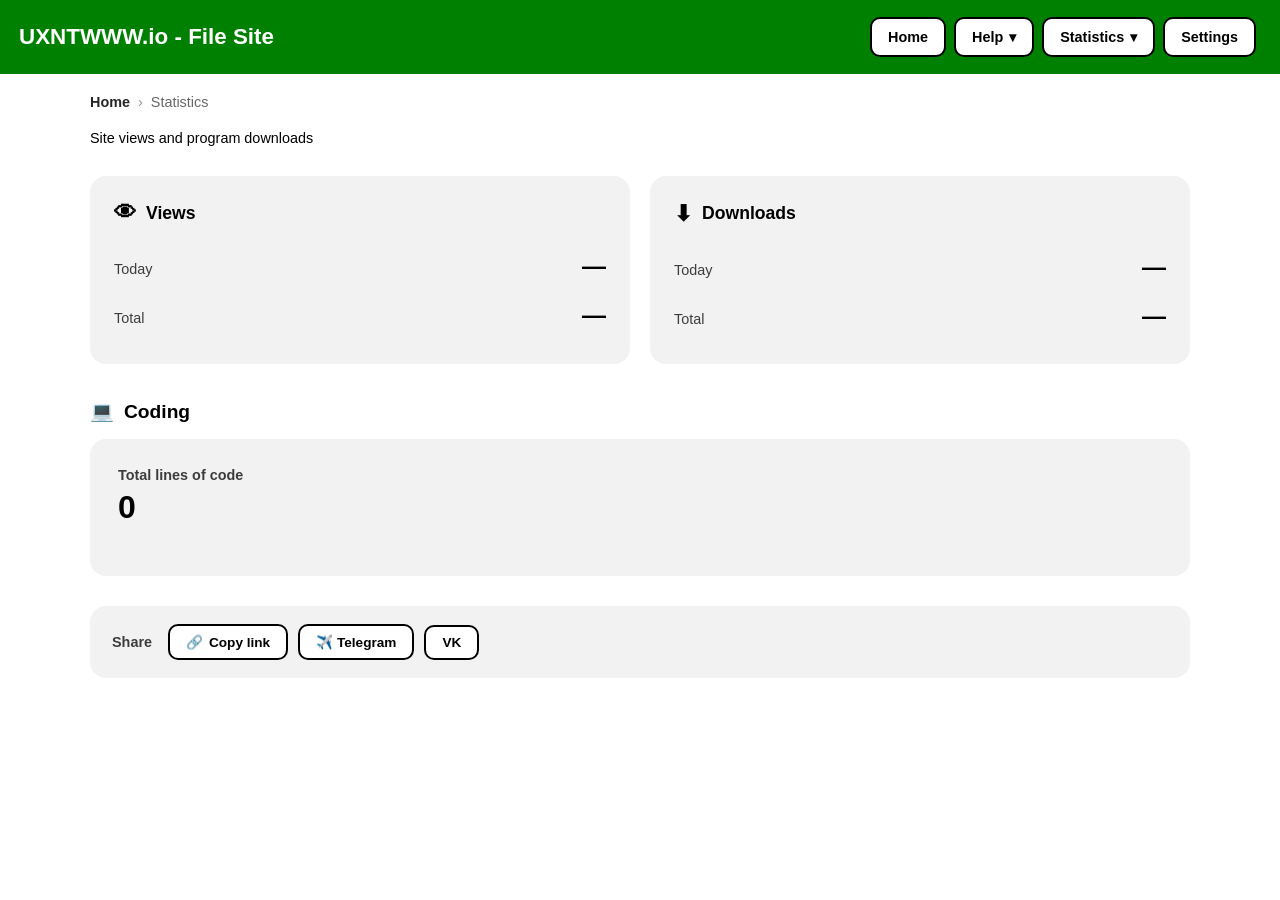
<file: stats.html>
<!DOCTYPE html>
<html lang="ru">
<head>
<meta charset="UTF-8">
<meta name="viewport" content="width=device-width, initial-scale=1.0">
<title data-i18n-title="site.title.stats">Статистика — UXNTWWW.io</title>
<script src="theme.js"></script>
<script src="lang.js"></script>
<link rel="stylesheet" href="common.css">
<link rel="icon" type="image/png" href="GlobalIconFav.png">
<style>
  :root {
    --bg: #ffffff; --text: #000000;
    --bar: #008000; --bar-text: #ffffff;
    --card: #f2f2f2;
    --nav-fill: #ffffff; --nav-text: #000000; --nav-border: #000000;
    --input-bg: #1a1d24; --input-text: #ffffff; --input-border: #3a3d44;
  }
  body {
    margin: 0; padding: 0;
    font-family: sans-serif;
    background: var(--bg); color: var(--text);
    transition: background .25s, color .25s;
  }
  .top-bar {
    background-color: var(--bar);
    border: 4px solid var(--bar);
    color: var(--bar-text);
    padding: 20px 15px;
    box-sizing: border-box;
    width: 100%;
    position: relative;
    transition: background-color .25s, border-color .25s, color .25s;
  }
  .top-bar h1 { margin: 0; font-size: 1.4rem; }
  .content { padding: 20px; max-width: 1100px; margin: 0 auto; }

  .section-title {
    font-size: 1.2rem; font-weight: bold;
    margin: 36px 0 16px;
    display: flex; align-items: center; gap: 10px;
  }
</style>
</head>
<body>

<div class="top-bar">
  <h1 data-i18n="site.header">UXNTWWW.io - Сайт с файлами</h1>
  <nav class="top-nav"></nav>
</div>

<div class="content fade-in">

  <p class="reviews-subtitle" data-i18n="stats.subtitle">Просмотры сайта и скачивания программ</p>

  <div class="stats-grid">

    <!-- ===== Просмотры ===== -->
    <div class="stat-card scroll-animate">
      <h3 class="stat-card-title">
        <span class="stat-card-icon">👁</span>
        <span data-i18n="stats.views">Просмотры</span>
      </h3>
      <div class="stat-row">
        <span class="stat-label" data-i18n="stats.views.today">Сегодня</span>
        <span class="stat-value loading" id="views-today">—</span>
      </div>
      <div class="stat-row">
        <span class="stat-label" data-i18n="stats.views.total">Всего</span>
        <span class="stat-value loading" id="views-total">—</span>
      </div>
    </div>

    <!-- ===== Скачивания ===== -->
    <div class="stat-card scroll-animate">
      <h3 class="stat-card-title">
        <span class="stat-card-icon">⬇</span>
        <span data-i18n="stats.downloads">Скачивания</span>
      </h3>
      <div class="stat-row">
        <span class="stat-label" data-i18n="stats.downloads.today">Сегодня</span>
        <span class="stat-value loading" id="downloads-today">—</span>
      </div>
      <div class="stat-row">
        <span class="stat-label" data-i18n="stats.downloads.total">Всего</span>
        <span class="stat-value loading" id="downloads-total">—</span>
      </div>
    </div>

  </div>

  <h2 class="section-title">
    <span>💻</span>
    <span data-i18n="stats.coding">Коддинг</span>
  </h2>

  <div class="stat-card scroll-animate code-card">
    <div class="code-total-wrap">
      <div class="code-total-label" data-i18n="stats.code.total">Всего строк кода</div>
      <div class="stat-value loading" id="code-total">—</div>
    </div>
    <div class="code-bars" id="code-bars"></div>
  </div>

</div>

<script>
(function () {
  'use strict';

  // ===== Ссылка на твой Cloudflare Worker =====
  var WORKER = 'https://super-art-217e.dndjych.workers.dev';

  var GITHUB_OWNER = 'UXntWWW';
  var GITHUB_REPO = 'UXntWWW.github.io';

  function formatNumber(n) {
    return Number(n).toLocaleString('ru-RU');
  }

  function loadStats() {

    // ===== Просмотры — LibreCounter через Cloudflare Worker =====
    var TARGET = 'https://librecounter.org/uxntwww.github.io/siteStats?days=365';
    var PROXY_URL = WORKER + '/?url=' + encodeURIComponent(TARGET);

    fetch(PROXY_URL, { cache: 'no-cache' })
      .then(function (r) {
        if (!r.ok) throw new Error('HTTP ' + r.status);
        return r.json();
      })
      .then(function (data) {
        console.log('LibreCounter data:', data);

        var totalEl = document.getElementById('views-total');
        var todayEl = document.getElementById('views-today');

        // «Всего» — data.total
        if (totalEl) {
          var total = (data && typeof data.total === 'number') ? data.total : 0;
          totalEl.textContent = total > 0 ? formatNumber(total) : '0';
          totalEl.classList.remove('loading');
        }

        // «Сегодня» — последний день из byDay
        if (todayEl) {
          var todayCount = 0;
          if (data && data.byDay && data.byDay.length) {
            var last = data.byDay[data.byDay.length - 1];
            todayCount = last ? (last.value || 0) : 0;
          }
          todayEl.textContent = formatNumber(todayCount);
          todayEl.classList.remove('loading');
        }
      })
      .catch(function (err) {
        console.error('LibreCounter error:', err);
        var totalEl = document.getElementById('views-total');
        var todayEl = document.getElementById('views-today');
        if (totalEl) { totalEl.textContent = '—'; totalEl.classList.remove('loading'); }
        if (todayEl) { todayEl.textContent = '—'; todayEl.classList.remove('loading'); }
      });

    // ===== Скачивания — GitHub Releases =====
    fetch('https://api.github.com/repos/' + GITHUB_OWNER + '/' + GITHUB_REPO + '/releases', { cache: 'no-cache' })
      .then(r => r.ok ? r.json() : Promise.reject())
      .then(function (releases) {
        let total = 0;
        const today = new Date();
        today.setHours(0, 0, 0, 0);
        let todayCount = 0;

        releases.forEach(function (rel) {
          const relDate = new Date(rel.published_at);
          const relToday = relDate >= today;
          (rel.assets || []).forEach(function (asset) {
            const count = asset.download_count || 0;
            total += count;
            if (relToday) todayCount += count;
          });
        });

        const totalEl = document.getElementById('downloads-total');
        const todayEl = document.getElementById('downloads-today');

        if (totalEl) {
          totalEl.textContent = total > 0 ? formatNumber(total) : '0';
          totalEl.classList.remove('loading');
        }
        if (todayEl) {
          todayEl.textContent = todayCount > 0 ? formatNumber(todayCount) : '0';
          todayEl.classList.remove('loading');
        }
      })
      .catch(function () {
        const t = document.getElementById('downloads-total');
        const td = document.getElementById('downloads-today');
        if (t) { t.textContent = '—'; t.classList.remove('loading'); }
        if (td) { td.textContent = '—'; td.classList.remove('loading'); }
      });
  }

  window.loadStats = loadStats;

  function init() {
    loadStats();
  }

  if (document.readyState === 'loading') {
    document.addEventListener('DOMContentLoaded', init);
  } else {
    init();
  }
})();
</script>

<script src="code-stats.js"></script>
<script src="breadcrumbs.js"></script>
<script src="share.js"></script>
<script src="menu.js"></script>
<script src="scroll-animate.js"></script>
<script src="back-to-top.js"></script>
</body>
</html>
</file>
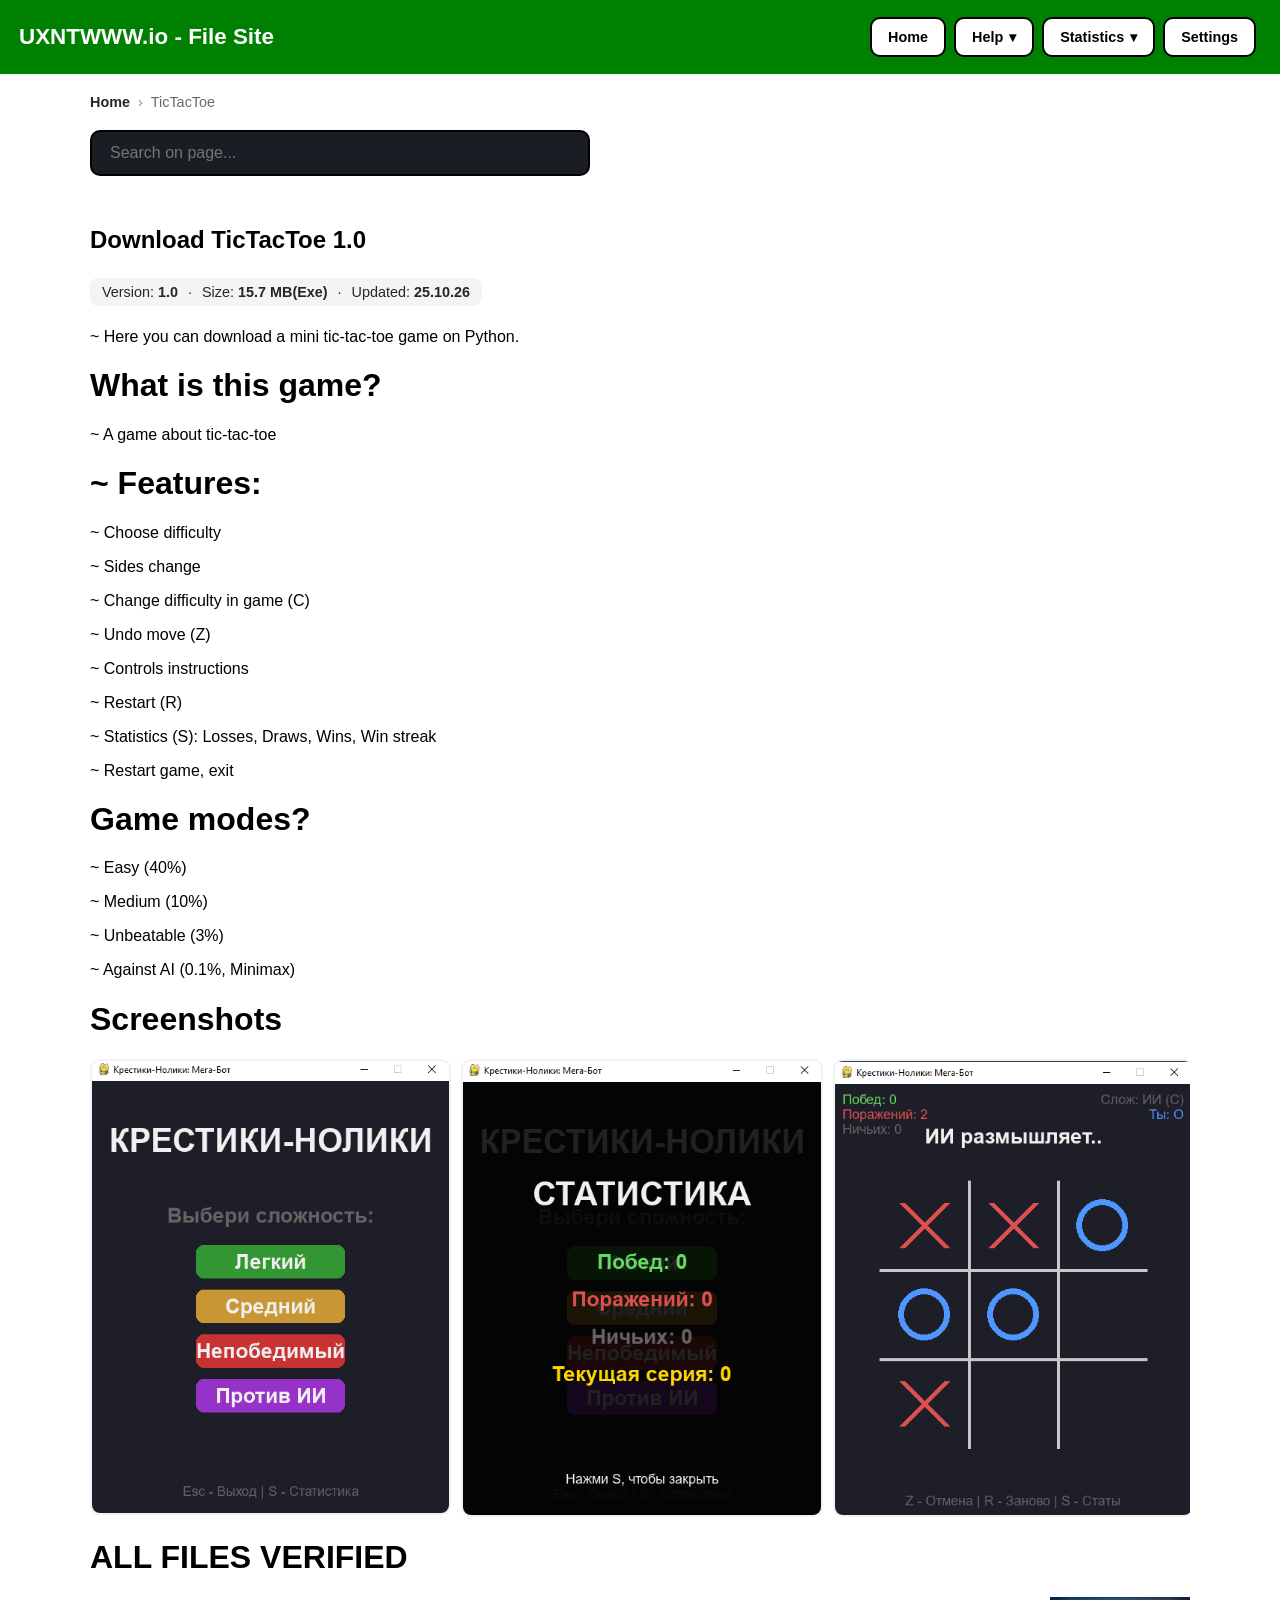
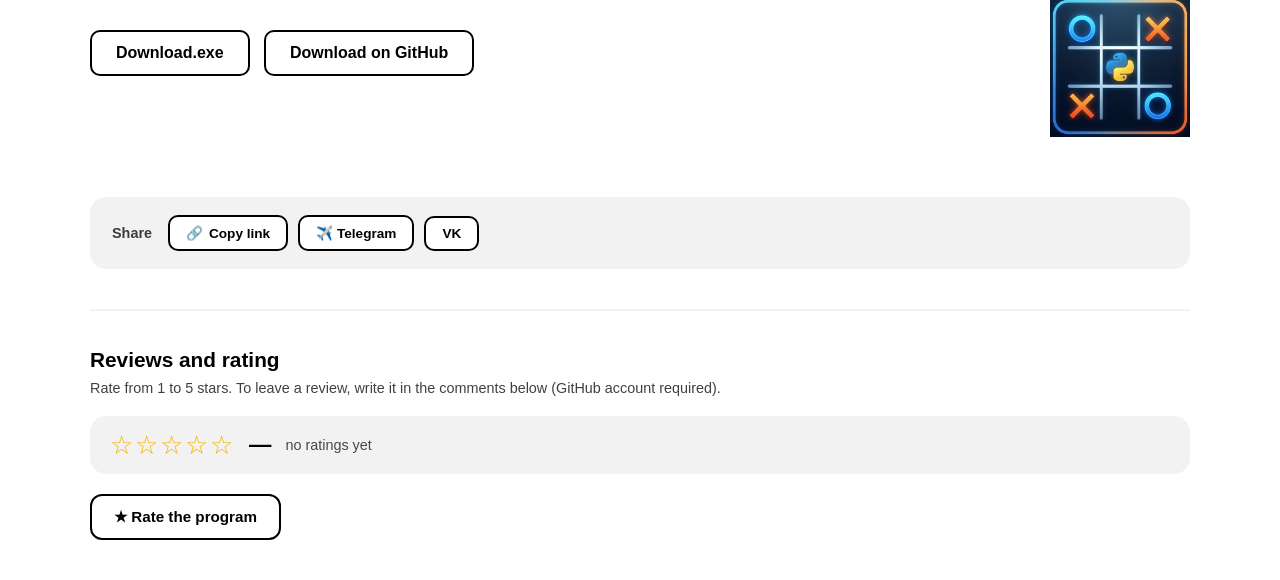
<file: TicTacToeFiles.html>
<!DOCTYPE html>
<html lang="ru">
<head>
<meta charset="UTF-8">
<meta name="viewport" content="width=device-width, initial-scale=1.0">
<title data-i18n-title="site.title.files5">TicTacToe Download — UXNTWWW.io</title>
<script src="theme.js"></script>
<script src="lang.js"></script>
<link rel="stylesheet" href="common.css">
<link rel="icon" type="image/png" href="GlobalIconFav.png">
<style>
  :root {
    --bg: #ffffff; --text: #000000;
    --bar: #008000; --bar-text: #ffffff;
    --card: #f2f2f2;
    --nav-fill: #ffffff; --nav-text: #000000; --nav-border: #000000;
    --input-bg: #1a1d24; --input-text: #ffffff; --input-border: #3a3d44;
  }
  body {
    margin: 0; padding: 0;
    font-family: sans-serif;
    background: var(--bg); color: var(--text);
    transition: background .25s, color .25s;
  }
  .top-bar {
    background-color: var(--bar);
    border: 4px solid var(--bar);
    color: var(--bar-text);
    padding: 20px 15px;
    box-sizing: border-box;
    width: 100%;
    position: relative;
    transition: background-color .25s, border-color .25s, color .25s;
  }
  .top-bar h1 { margin: 0; font-size: 1.4rem; }
  .content { padding: 20px; position: relative; max-width: 1100px; margin: 0 auto; }

  .version-meta {
    display: inline-flex;
    align-items: center;
    gap: 10px;
    font-size: 0.9rem;
    opacity: 0.85;
    margin: 4px 0 6px;
    padding: 6px 12px;
    border-radius: 8px;
    background: var(--card);
  }
  body.glass-mode .version-meta {
    background: var(--glass-bg);
    border: 1px solid var(--glass-border);
    backdrop-filter: var(--glass-blur);
    -webkit-backdrop-filter: var(--glass-blur);
  }
  .version-meta span { white-space: nowrap; }

  .broom-img {
    float: right;
    width: 140px;
    height: 140px;
    margin-left: 20px;
  }

  .version-block {
    overflow: hidden;
    margin-bottom: 40px;
    padding-bottom: 20px;
  }

  @media (max-width: 700px) {
    .broom-img { float: none; display: block; margin: 20px auto; }
  }
</style>
</head>
<body>

<div class="top-bar">
  <h1 data-i18n="site.header">UXNTWWW.io - Сайт с файлами</h1>
  <nav class="top-nav"></nav>
</div>

<div class="content fade-in">

  <div class="search-wrap">
    <input type="text" id="search" class="search-input" data-i18n="files.search.placeholder" placeholder="Поиск по странице...">
  </div>

  <div class="version-block" data-version-file="version5.txt" data-totaldata-file="totaldata5.txt">
    <h2 data-i18n="ttt.title">Скачать TicTacToe 1.0</h2>
    <div class="version-meta">
      <span><span data-i18n="card.version">Версия</span>: <b class="version-value">1.0</b></span>
      <span>·</span>
      <span><span data-i18n="card.size">Размер</span>: <b class="size-value">—</b></span>
      <span>·</span>
      <span><span data-i18n="card.updated">Обновлено</span>: <b class="date-value">—</b></span>
    </div>
    <p data-i18n="ttt.desc">~ Здесь вы можете скачать мини-игру крестики-нолики на Python</p>
    <h1 data-i18n="ttt.what">Что за игра?</h1>
    <p data-i18n="ttt.about1">~ Игра про крестики-нолики</p>
    <h1 data-i18n="ttt.about2">~ Функционал:</h1>
    <p data-i18n="ttt.f1">~ Выбрать сложность</p>
    <p data-i18n="ttt.f2">~ Меняются стороны</p>
    <p data-i18n="ttt.f3">~ Сменить сложность в игре(C)</p>
    <p data-i18n="ttt.f4">~ Отменить ход(Z)</p>
    <p data-i18n="ttt.f5">~ Инструкция по управлению</p>
    <p data-i18n="ttt.f6">~ Рестарт(R)</p>
    <p data-i18n="ttt.f7">~ Статистика(S): Поражений,Ничьей,Побед,Серия побед</p>
    <p data-i18n="ttt.f8">~ Рестарт игры, выход</p>
    <h1 data-i18n="ttt2.what">Режимы игры?</h1>
    <p data-i18n="ttt.f9">~ Легко(40%)</p>
    <p data-i18n="ttt.f10">~ Средне(10%)</p>
    <p data-i18n="ttt.f11">~ Непобедимый(3%)</p>
    <p data-i18n="ttt.f12">~ Против ИИ(0.1%, Minimax)</p>

    <h1 data-i18n="ttt.screenshots">Скриншоты</h1>
    <div class="screenshots">
      <img src="screens/ttt-1.png" alt="TicTacToe — главное меню">
      <img src="screens/ttt-2.png" alt="TicTacToe — статистика">
      <img src="screens/ttt-3.png" alt="TicTacToe — игра">
    </div>

    <h1 data-i18n="ttt.verified">ВСЕ ФАЙЛЫ ПРОВЕРЕНЫ</h1>
    <img src="ttt.png" class="broom-img" alt="TicTacToe Icon">
    <br>
    <a href="TicTacToe_Setup.exe" download class="exe-btn" data-i18n="files.download.exe">Скачать.exe</a>
    <a href="https://github.com/UXntWWW/UXntWWW.github.io/releases/tag/1.0.01" class="github-btn" data-i18n="files.download.github">Скачать на гитхаб</a>
  </div>

</div>

<script>
  (function () {
    const block = document.querySelector('.version-block[data-version-file]');
    if (!block) return;
    const vFile = block.dataset.versionFile;
    const tFile = block.dataset.totaldataFile;

    function fetchText(url) {
      return fetch(url, { cache: 'no-cache' })
        .then(r => r.ok ? r.text() : Promise.reject())
        .then(t => t.trim())
        .catch(() => null);
    }

    Promise.all([fetchText(vFile), fetchText(tFile)]).then(function (res) {
      if (res[0]) {
        block.querySelectorAll('.version-value').forEach(el => el.textContent = res[0]);
      }
      if (res[1]) {
        const parts = res[1].split(',').map(s => s.trim());
        const size = parts[0] || '—';
        const date = parts[1] || '—';
        const sizeEl = block.querySelector('.size-value');
        const dateEl = block.querySelector('.date-value');
        if (sizeEl) sizeEl.textContent = size;
        if (dateEl) dateEl.textContent = date;
      }
    });
  })();
</script>

<script src="screenshots.js"></script>
<script src="search-highlight.js"></script>
<script src="breadcrumbs.js"></script>
<script src="share.js"></script>
<script src="reviews.js"></script>
<script src="menu.js"></script>
<script src="scroll-animate.js"></script>
<script src="back-to-top.js"></script>
</body>
</html>
</file>
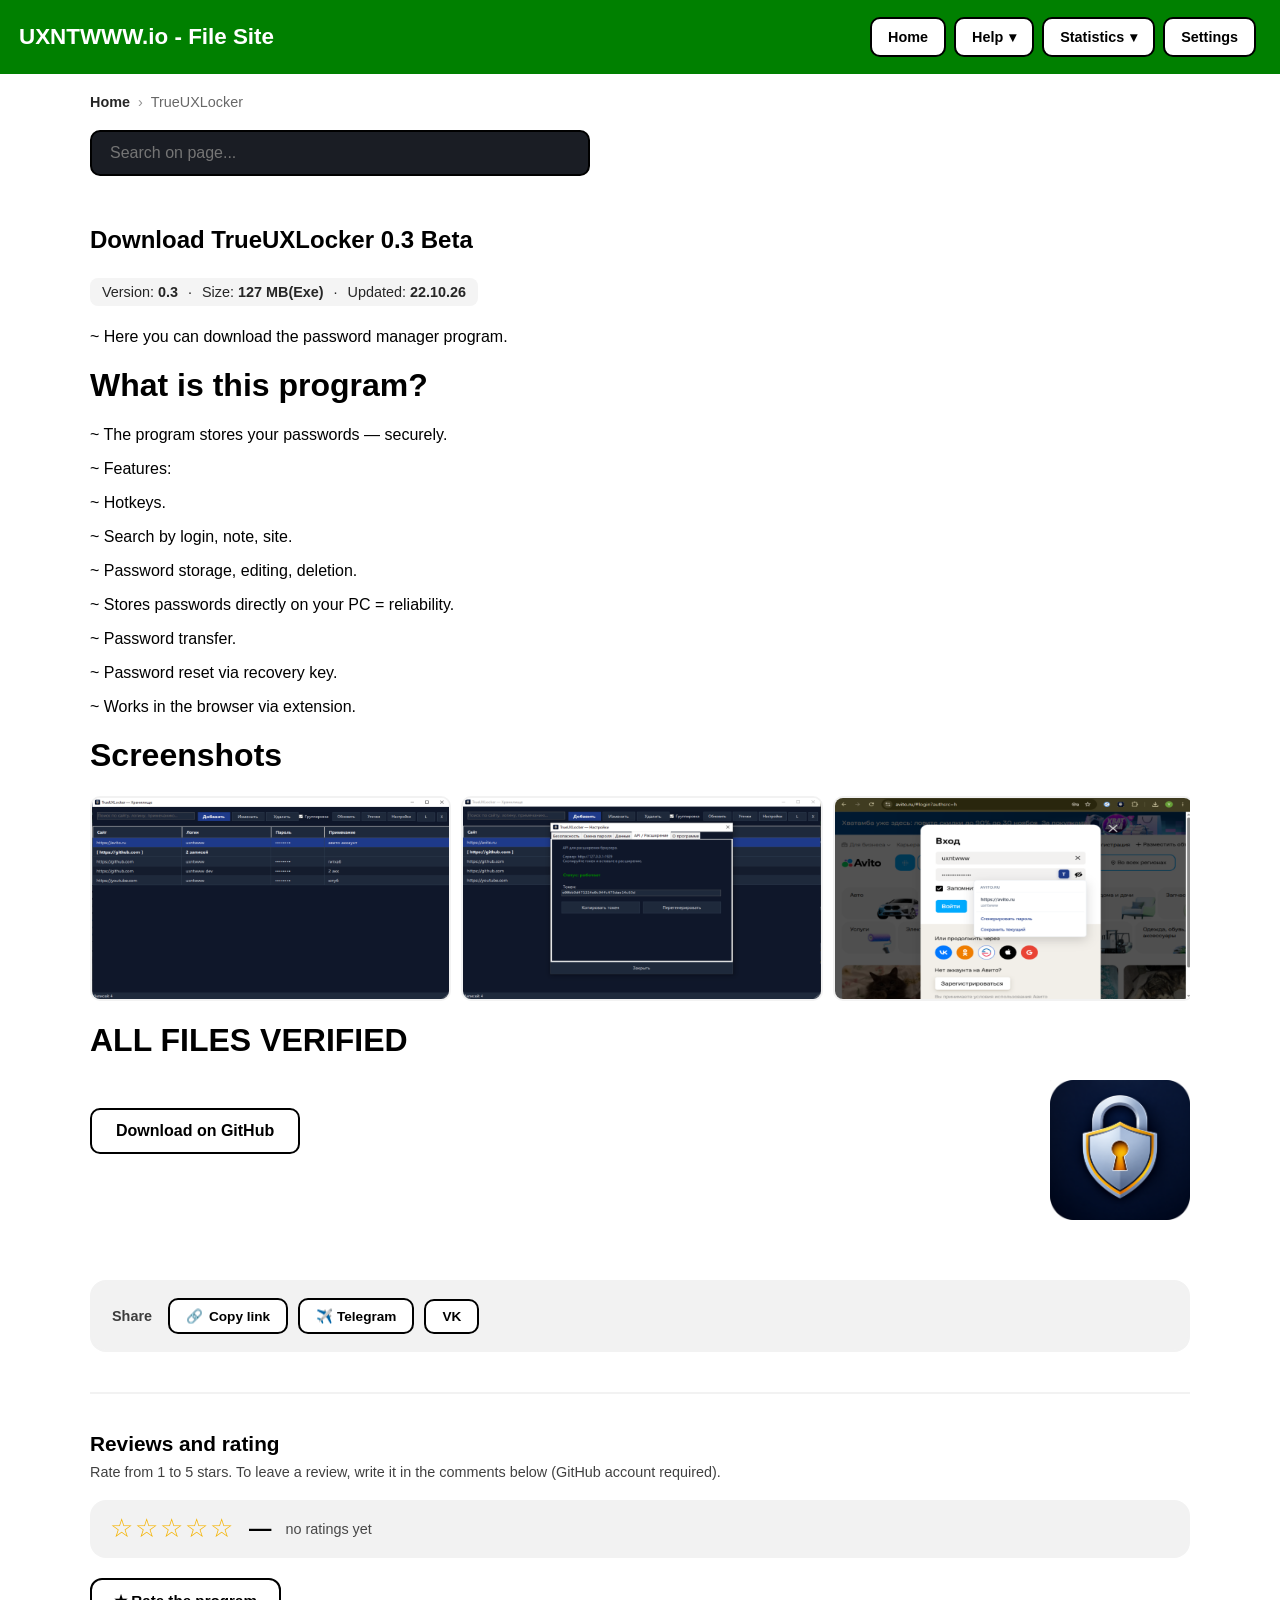
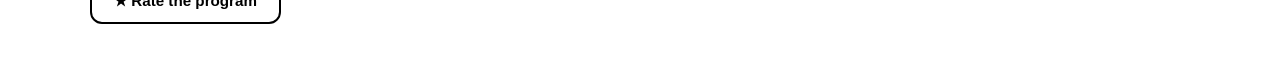
<file: TrueUXLockerDownload.html>
<!DOCTYPE html>
<html lang="ru">
<head>
<meta charset="UTF-8">
<meta name="viewport" content="width=device-width, initial-scale=1.0">
<title data-i18n-title="site.title.files3">TrueUXLocker Download — UXNTWWW.io</title>
<script src="theme.js"></script>
<script src="lang.js"></script>
<link rel="stylesheet" href="common.css">
<link rel="icon" type="image/png" href="GlobalIconFav.png">
<style>
  :root {
    --bg: #ffffff; --text: #000000;
    --bar: #008000; --bar-text: #ffffff;
    --card: #f2f2f2;
    --nav-fill: #ffffff; --nav-text: #000000; --nav-border: #000000;
    --input-bg: #1a1d24; --input-text: #ffffff; --input-border: #3a3d44;
  }
  body {
    margin: 0; padding: 0;
    font-family: sans-serif;
    background: var(--bg); color: var(--text);
    transition: background .25s, color .25s;
  }
  .top-bar {
    background-color: var(--bar);
    border: 4px solid var(--bar);
    color: var(--bar-text);
    padding: 20px 15px;
    box-sizing: border-box;
    width: 100%;
    position: relative;
    transition: background-color .25s, border-color .25s, color .25s;
  }
  .top-bar h1 { margin: 0; font-size: 1.4rem; }
  .content { padding: 20px; position: relative; max-width: 1100px; margin: 0 auto; }

  .version-meta {
    display: inline-flex;
    align-items: center;
    gap: 10px;
    font-size: 0.9rem;
    opacity: 0.85;
    margin: 4px 0 6px;
    padding: 6px 12px;
    border-radius: 8px;
    background: var(--card);
  }
  body.glass-mode .version-meta {
    background: var(--glass-bg);
    border: 1px solid var(--glass-border);
    backdrop-filter: var(--glass-blur);
    -webkit-backdrop-filter: var(--glass-blur);
  }
  .version-meta span { white-space: nowrap; }

  .broom-img {
    float: right;
    width: 140px;
    height: 140px;
    margin-left: 20px;
  }

  .version-block {
    overflow: hidden;
    margin-bottom: 40px;
    padding-bottom: 20px;
  }

  @media (max-width: 700px) {
    .broom-img { float: none; display: block; margin: 20px auto; }
  }
</style>
</head>
<body>

<div class="top-bar">
  <h1 data-i18n="site.header">UXNTWWW.io - Сайт с файлами</h1>
  <nav class="top-nav"></nav>
</div>

<div class="content fade-in">

  <div class="search-wrap">
    <input type="text" id="search" class="search-input" data-i18n="files.search.placeholder" placeholder="Поиск по странице...">
  </div>

  <div class="version-block" data-version-file="version3.txt" data-totaldata-file="totaldata3.txt">
    <h2 data-i18n="tuxl.title">Скачать TrueUXLocker 0.3 Beta</h2>
    <div class="version-meta">
      <span><span data-i18n="card.version">Версия</span>: <b class="version-value">0.3B</b></span>
      <span>·</span>
      <span><span data-i18n="card.size">Размер</span>: <b class="size-value">—</b></span>
      <span>·</span>
      <span><span data-i18n="card.updated">Обновлено</span>: <b class="date-value">—</b></span>
    </div>
    <p data-i18n="tuxl.desc">~ Здесь вы можете скачать программу менеджера паролей.</p>
    <h1 data-i18n="tuxl.what">Что за программа?</h1>
    <p data-i18n="tuxl.about1">~ Программа хранит ваши пароли - надежно.</p>
    <p data-i18n="tuxl.about2">~ Что умеет:</p>
    <p data-i18n="tuxl.f1">~ Горячие клавиши.</p>
    <p data-i18n="tuxl.f2">~ Поиск по логину, примечанию, сайту.</p>
    <p data-i18n="tuxl.f3">~ Хранилище паролей,изменение,удаление.</p>
    <p data-i18n="tuxl.f4">~ Хранит пароли прямо на пк = надежность.</p>
    <p data-i18n="tuxl.f5">~ Перенос паролей.</p>
    <p data-i18n="tuxl.f6">~ Сброс пароля по recovery-ключу.</p>
    <p data-i18n="tuxl.f7">~ Работа в брузере по расширению.</p>

    <h1 data-i18n="tuxl.screenshots">Скриншоты</h1>
    <div class="screenshots">
      <img src="screens/tuxl-1.png" alt="TrueUXLocker — главное окно">
      <img src="screens/tuxl-2.png" alt="TrueUXLocker — настройки">
      <img src="screens/tuxl-3.png" alt="TrueUXLocker — работа в браузере">
    </div>

    <h1 data-i18n="tuxl.verified">ВСЕ ФАЙЛЫ ПРОВЕРЕНЫ</h1>
    <img src="tuxl.png" class="broom-img" alt="TrueUXLocker Icon">
    <br>
    <a href="https://github.com/UXntWWW/UXntWWW.github.io/releases/tag/0.3" class="github-btn" data-i18n="files.download.github" style="margin-top: 10px; display: inline-block;">Скачать на гитхаб</a>
  </div>

</div>

<script>
  (function () {
    const block = document.querySelector('.version-block[data-version-file]');
    if (!block) return;
    const vFile = block.dataset.versionFile;
    const tFile = block.dataset.totaldataFile;

    function fetchText(url) {
      return fetch(url, { cache: 'no-cache' })
        .then(r => r.ok ? r.text() : Promise.reject())
        .then(t => t.trim())
        .catch(() => null);
    }

    Promise.all([fetchText(vFile), fetchText(tFile)]).then(function (res) {
      if (res[0]) {
        block.querySelectorAll('.version-value').forEach(el => el.textContent = res[0]);
      }
      if (res[1]) {
        const parts = res[1].split(',').map(s => s.trim());
        const size = parts[0] || '—';
        const date = parts[1] || '—';
        const sizeEl = block.querySelector('.size-value');
        const dateEl = block.querySelector('.date-value');
        if (sizeEl) sizeEl.textContent = size;
        if (dateEl) dateEl.textContent = date;
      }
    });
  })();
</script>

<script src="screenshots.js"></script>
<script src="search-highlight.js"></script>
<script src="breadcrumbs.js"></script>
<script src="share.js"></script>
<script src="reviews.js"></script>
<script src="menu.js"></script>
<script src="scroll-animate.js"></script>
<script src="back-to-top.js"></script>
</body>
</html>
</file>
<file: common.css>
/* common.css — общие стили для всех страниц UXNTWWW.io */

/* ===== Шрифты ===== */
body {
  -webkit-font-smoothing: antialiased;
  -moz-osx-font-smoothing: grayscale;
  text-rendering: optimizeLegibility;
  -webkit-text-size-adjust: 100%;
}

/* ===== Стеклянный фон ===== */
body.glass-mode {
  background: var(--page-gradient, var(--bg)) fixed;
  background-attachment: fixed;
}

/* ===== Ссылки ===== */
a {
  color: var(--text-link, inherit);
  text-decoration: underline;
  text-underline-offset: 2px;
}
a:hover { opacity: 0.8; }

/* ===== Кнопка "Вверх" ===== */
#back-to-top {
  position: fixed;
  top: 20px;
  right: 20px;
  z-index: 999;
  padding: 10px 18px;
  border-radius: 999px;
  background: rgba(0, 0, 0, 0.55);
  color: #ffffff;
  border: none;
  font-family: inherit;
  font-size: 0.95rem;
  font-weight: bold;
  cursor: pointer;
  display: flex;
  align-items: center;
  gap: 6px;
  opacity: 0;
  transform: translateY(-15px);
  pointer-events: none;
  transition: opacity .25s, transform .25s, background .2s;
  backdrop-filter: blur(10px);
  -webkit-backdrop-filter: blur(10px);
}
body.glass-mode #back-to-top {
  background: var(--glass-bg);
  color: var(--text);
  border: 1px solid var(--glass-border);
  backdrop-filter: var(--glass-blur);
  -webkit-backdrop-filter: var(--glass-blur);
  box-shadow: var(--glass-shadow);
}
#back-to-top:hover { background: rgba(0, 0, 0, 0.75); }
body.glass-mode #back-to-top:hover { background: var(--glass-bg-2); }
#back-to-top.visible {
  opacity: 1;
  transform: translateY(0);
  pointer-events: auto;
}
#back-to-top .arrow { font-size: 1.1rem; line-height: 1; }

/* ===== Плавное появление ===== */
.fade-in {
  opacity: 0;
  transform: translateY(12px);
  animation: fadeInUp .5s ease forwards;
}
@keyframes fadeInUp {
  to { opacity: 1; transform: translateY(0); }
}

/* ===== Появление при прокрутке ===== */
.scroll-animate {
  opacity: 0;
  transform: translateY(30px);
  transition: opacity .6s ease, transform .6s cubic-bezier(.22,.61,.36,1);
  will-change: opacity, transform;
}
.scroll-animate.in-view {
  opacity: 1;
  transform: translateY(0);
}

/* ВАЖНО: если анимации выключены — показываем всё */
body.no-animations .scroll-animate,
body.no-animations .fade-in {
  opacity: 1 !important;
  transform: none !important;
}

.program-card:nth-child(1).scroll-animate { transition-delay: 0s; }
.program-card:nth-child(2).scroll-animate { transition-delay: 0.1s; }
.program-card:nth-child(3).scroll-animate { transition-delay: 0.2s; }
.program-card:nth-child(4).scroll-animate { transition-delay: 0.3s; }
.program-card:nth-child(5).scroll-animate { transition-delay: 0.4s; }

/* ===== Поиск ===== */
.search-wrap {
  margin: 20px 0 30px;
  max-width: 500px;
  display: flex;
  gap: 10px;
  align-items: center;
}
.search-input {
  width: 100%;
  padding: 12px 18px;
  border-radius: 12px;
  border: 2px solid var(--nav-border, #000);
  background: var(--input-bg, #fff);
  color: var(--input-text, #000);
  font-size: 1rem;
  font-family: inherit;
  outline: none;
  transition: border-color .2s, box-shadow .2s, background .25s, color .25s;
  box-sizing: border-box;
}
body.glass-mode .search-input {
  background: var(--glass-bg);
  color: var(--text);
  border: 1px solid var(--glass-border);
  backdrop-filter: var(--glass-blur);
  -webkit-backdrop-filter: var(--glass-blur);
  box-shadow: var(--glass-shadow);
}
.search-input:focus { box-shadow: 0 0 0 3px rgba(0,0,0,0.08); }
.search-empty { padding: 20px; opacity: 0.7; font-style: italic; }
.search-highlight {
  background: #ffeb3b;
  color: #000;
  padding: 1px 3px;
  border-radius: 3px;
  font-weight: bold;
}

/* ===== Кнопка "Обновить" ===== */
.refresh-btn {
  display: inline-flex;
  align-items: center;
  justify-content: center;
  width: 44px;
  height: 44px;
  border-radius: 12px;
  border: 2px solid var(--nav-border, #000);
  background: var(--nav-fill, #fff);
  color: var(--nav-text, #000);
  cursor: pointer;
  font-size: 1.2rem;
  flex-shrink: 0;
  transition: transform .3s, opacity .2s;
}
body.glass-mode .refresh-btn {
  background: var(--glass-bg);
  color: var(--text);
  border: 1px solid var(--glass-border);
  backdrop-filter: var(--glass-blur);
  -webkit-backdrop-filter: var(--glass-blur);
  box-shadow: var(--glass-shadow);
}
.refresh-btn:hover { opacity: 0.85; }
.refresh-btn.spinning { animation: spin .8s linear infinite; }
@keyframes spin { to { transform: rotate(360deg); } }

/* ===== Крошки ===== */
.breadcrumbs {
  display: flex;
  align-items: center;
  gap: 8px;
  flex-wrap: wrap;
  font-size: 0.9rem;
  margin-bottom: 20px;
  opacity: 0.85;
}
.breadcrumbs a {
  color: var(--text-link, inherit);
  text-decoration: none;
  font-weight: bold;
}
.breadcrumbs a:hover { text-decoration: underline; }
.bc-sep { opacity: 0.5; }
.bc-current { opacity: 0.7; }

/* ===== Поделиться ===== */
.share-bar {
  display: flex;
  align-items: center;
  gap: 10px;
  flex-wrap: wrap;
  margin: 30px 0 20px;
  padding: 16px 20px;
  border-radius: 14px;
  background: var(--card);
  border: 2px solid var(--card);
}
body.glass-mode .share-bar {
  background: var(--glass-bg);
  border: 1px solid var(--glass-border);
  backdrop-filter: var(--glass-blur);
  -webkit-backdrop-filter: var(--glass-blur);
  box-shadow: var(--glass-shadow);
}
.share-label {
  font-weight: bold;
  font-size: 0.9rem;
  opacity: 0.75;
  margin-right: 6px;
}
.share-btn {
  display: inline-flex;
  align-items: center;
  gap: 6px;
  padding: 8px 16px;
  border-radius: 10px;
  border: 2px solid var(--nav-border);
  background: var(--nav-fill);
  color: var(--nav-text);
  font-weight: bold;
  font-size: 0.85rem;
  text-decoration: none;
  cursor: pointer;
  font-family: inherit;
  transition: opacity .2s;
}
body.glass-mode .share-btn {
  background: var(--glass-bg);
  color: var(--text);
  border: 1px solid var(--glass-border);
  backdrop-filter: var(--glass-blur);
  -webkit-backdrop-filter: var(--glass-blur);
}
.share-btn:hover { opacity: 0.85; }

/* ===== Скриншоты ===== */
.screenshots {
  display: grid;
  grid-template-columns: repeat(auto-fit, minmax(220px, 1fr));
  gap: 14px;
  margin: 20px 0;
}
.screenshots img {
  width: 100%;
  border-radius: 10px;
  border: 2px solid var(--card);
  display: block;
  transition: transform .2s;
  cursor: zoom-in;
}
.screenshots img:hover { transform: scale(1.02); }

/* ===== FAQ ===== */
.faq-item {
  border: 2px solid var(--card);
  border-radius: 12px;
  margin-bottom: 12px;
  overflow: hidden;
}
body.glass-mode .faq-item {
  background: var(--glass-bg);
  border: 1px solid var(--glass-border);
  backdrop-filter: var(--glass-blur);
  -webkit-backdrop-filter: var(--glass-blur);
  box-shadow: var(--glass-shadow);
}
.faq-q {
  width: 100%;
  text-align: left;
  padding: 16px 20px;
  background: var(--card);
  color: var(--text);
  border: none;
  font-size: 1rem;
  font-weight: bold;
  font-family: inherit;
  cursor: pointer;
  display: flex;
  justify-content: space-between;
  align-items: center;
  gap: 12px;
}
body.glass-mode .faq-q { background: transparent; }
.faq-q::after { content: '+'; font-size: 1.3rem; }
.faq-item.open .faq-q::after { content: '−'; }
.faq-a {
  max-height: 0;
  overflow: hidden;
  transition: max-height .3s ease, padding .3s ease;
  padding: 0 20px;
}
.faq-item.open .faq-a { max-height: 500px; padding: 16px 20px; }

/* ===== Форма ===== */
.contact-form {
  max-width: 520px;
  display: grid;
  gap: 14px;
  margin-top: 20px;
}
.contact-form label {
  font-weight: bold;
  font-size: 0.95rem;
  color: var(--text);
  display: block;
}
.contact-form input,
.contact-form textarea {
  width: 100%;
  padding: 12px 16px;
  border-radius: 10px;
  border: 2px solid var(--input-border, #ccc);
  background: var(--input-bg, #fff);
  color: var(--input-text, #000);
  font-size: 1rem;
  font-family: inherit;
  box-sizing: border-box;
  outline: none;
  transition: border-color .2s, background .25s, color .25s;
  margin-top: 6px;
}
body.glass-mode .contact-form input,
body.glass-mode .contact-form textarea {
  background: var(--glass-bg);
  color: var(--text);
  border: 1px solid var(--glass-border);
  backdrop-filter: var(--glass-blur);
  -webkit-backdrop-filter: var(--glass-blur);
}
.contact-form input:focus,
.contact-form textarea:focus { border-color: var(--nav-border, #000); }
.contact-form textarea { min-height: 120px; resize: vertical; }
.contact-form button {
  padding: 12px 24px;
  border-radius: 12px;
  border: 2px solid var(--nav-border, #000);
  background: var(--nav-fill, #fff);
  color: var(--nav-text, #000);
  font-weight: bold;
  font-size: 1rem;
  cursor: pointer;
  font-family: inherit;
  transition: opacity .2s, background .25s, color .25s;
  justify-self: start;
}
body.glass-mode .contact-form button {
  background: var(--glass-bg);
  color: var(--bar-text);
  border: 1px solid var(--glass-border);
  backdrop-filter: var(--glass-blur);
  -webkit-backdrop-filter: var(--glass-blur);
  box-shadow: var(--glass-shadow);
}
.contact-form button:hover { opacity: 0.85; }

/* ===== Кнопки скачивания ===== */
.zip-btn, .exe-btn, .torrent-btn, .github-btn,
.btn-primary, .apply-btn, .btn {
  background-color: var(--nav-fill, #fff);
  color: var(--nav-text, #000);
  border: 2px solid var(--nav-border, #000);
  padding: 12px 24px;
  text-decoration: none;
  border-radius: 12px;
  font-weight: bold;
  display: inline-block;
  box-sizing: border-box;
  font-family: inherit;
  cursor: pointer;
  transition: opacity .2s, background .25s, color .25s, border-color .25s;
  margin-top: 15px;
}
body.glass-mode .zip-btn,
body.glass-mode .exe-btn,
body.glass-mode .torrent-btn,
body.glass-mode .github-btn,
body.glass-mode .btn-primary,
body.glass-mode .apply-btn,
body.glass-mode .btn {
  background: var(--glass-bg);
  color: var(--text);
  border: 1px solid var(--glass-border);
  backdrop-filter: var(--glass-blur);
  -webkit-backdrop-filter: var(--glass-blur);
  box-shadow: var(--glass-shadow);
}
.zip-btn:hover, .exe-btn:hover, .torrent-btn:hover, .github-btn:hover,
.btn-primary:hover, .apply-btn:hover, .btn:hover { opacity: 0.85; }
.zip-btn { margin-right: 10px; }
.exe-btn { margin-right: 10px; }
.torrent-btn { margin-right: 10px; }
.github-btn { white-space: nowrap; margin-right: 0; }

/* ===== Карточки программ ===== */
.program-cards {
  display: grid;
  grid-template-columns: repeat(auto-fill, minmax(280px, 1fr));
  gap: 20px;
  margin-top: 30px;
}
.program-card {
  position: relative;
  background: var(--card);
  border: 2px solid var(--card);
  border-radius: 16px;
  padding: 20px;
  transition: transform .25s, box-shadow .25s, background .25s;
  display: flex;
  flex-direction: column;
  gap: 12px;
}
.program-card:hover { transform: translateY(-4px); box-shadow: 0 12px 32px rgba(0,0,0,0.12); }
body.glass-mode .program-card {
  background: var(--glass-bg);
  border: 1px solid var(--glass-border);
  backdrop-filter: var(--glass-blur);
  -webkit-backdrop-filter: var(--glass-blur);
  box-shadow: var(--glass-shadow);
}
body.glass-mode .program-card:hover {
  background: var(--glass-bg-2);
  box-shadow: 0 16px 40px rgba(0,0,0,0.2);
}
.program-card-icon {
  width: 64px; height: 64px;
  border-radius: 12px;
  object-fit: cover;
  background: rgba(0,0,0,0.05);
}
.program-card-title {
  font-size: 1.2rem; font-weight: bold; margin: 0;
  display: flex; align-items: center; gap: 8px; flex-wrap: wrap;
}
.program-card-version {
  font-size: 0.85rem;
  background: var(--bar);
  color: var(--bar-text);
  padding: 2px 8px;
  border-radius: 6px;
  font-weight: bold;
}
.program-card-desc { margin: 0; opacity: 0.85; font-size: 0.95rem; }
.program-card-meta {
  display: flex; flex-direction: column; gap: 6px;
  font-size: 0.85rem; opacity: 0.85; margin-top: auto;
}
.program-card-meta-row { display: flex; justify-content: space-between; gap: 8px; }
.program-card-safe {
  display: inline-flex; align-items: center; gap: 6px;
  color: #22a06b; font-weight: bold;
}
.program-card-safe-icon {
  display: inline-flex; width: 18px; height: 18px;
  border-radius: 50%; background: #22a06b; color: #fff;
  align-items: center; justify-content: center; font-size: 12px;
}
.program-card-btn {
  display: inline-block;
  background: var(--nav-fill); color: var(--nav-text);
  border: 2px solid var(--nav-border);
  padding: 10px 20px; border-radius: 10px;
  text-decoration: none; font-weight: bold; font-size: 0.9rem;
  text-align: center; transition: opacity .2s; margin-top: 8px;
}
body.glass-mode .program-card-btn {
  background: var(--glass-bg-2);
  color: var(--text);
  border: 1px solid var(--glass-border);
  backdrop-filter: var(--glass-blur);
  -webkit-backdrop-filter: var(--glass-blur);
}
.program-card-btn:hover { opacity: 0.85; }

.favorite-btn {
  position: absolute; top: 12px; right: 12px;
  width: 36px; height: 36px; border-radius: 50%;
  border: none; background: rgba(0,0,0,0.08);
  color: var(--text); font-size: 1.1rem; cursor: pointer;
  display: flex; align-items: center; justify-content: center;
  transition: background .2s, transform .2s;
}
.favorite-btn:hover { transform: scale(1.1); background: rgba(0,0,0,0.15); }
.favorite-btn.active { color: #f5b301; }

/* ===== Уведомление ===== */
#toast {
  position: fixed; left: 50%; bottom: -100px;
  transform: translateX(-50%);
  max-width: 600px; width: calc(100% - 40px);
  background: rgba(20, 20, 25, 0.95); color: #ffffff;
  padding: 14px 22px; border-radius: 999px;
  display: flex; align-items: center; gap: 12px;
  font-size: 0.95rem; font-weight: bold;
  box-shadow: 0 8px 24px rgba(0,0,0,0.35);
  opacity: 0; pointer-events: none;
  transition: bottom .35s ease, opacity .35s ease;
  z-index: 9999; backdrop-filter: blur(8px);
}
body.glass-mode #toast {
  background: var(--glass-bg-2); color: var(--text);
  border: 1px solid var(--glass-border);
  backdrop-filter: var(--glass-blur);
  -webkit-backdrop-filter: var(--glass-blur);
  box-shadow: var(--glass-shadow);
}
#toast.show { bottom: 24px; opacity: 1; }
#toast .toast-icon {
  flex-shrink: 0; width: 24px; height: 24px;
  border-radius: 50%; background: #ef4444; color: #ffffff;
  display: flex; align-items: center; justify-content: center;
  font-weight: bold; font-size: 1rem; line-height: 1;
}
#toast .toast-text { flex: 1; white-space: nowrap; overflow: hidden; text-overflow: ellipsis; }

/* ===== Оверлей скриншотов ===== */
#screenshot-overlay {
  position: fixed; inset: 0;
  background: rgba(0, 0, 0, 0.85);
  display: none; z-index: 9998; opacity: 0;
  transition: opacity .3s ease;
}
body.glass-mode #screenshot-overlay {
  background: rgba(0, 0, 0, 0.7);
  backdrop-filter: blur(20px) saturate(180%);
  -webkit-backdrop-filter: blur(20px) saturate(180%);
}
#screenshot-overlay.visible { opacity: 1; }
#screenshot-overlay img { cursor: zoom-out; box-shadow: 0 20px 60px rgba(0, 0, 0, 0.55); }

/* ===== Табы ===== */
.tabs {
  display: flex; gap: 8px;
  border-bottom: 2px solid var(--card);
  margin-bottom: 24px; overflow-x: auto;
}
body.glass-mode .tabs { border-bottom-color: var(--glass-border); }
.tab {
  padding: 10px 24px; cursor: pointer; font-weight: bold;
  color: var(--text); opacity: 0.6; background: transparent;
  border: none; border-bottom: 3px solid transparent;
  font-size: 1rem; font-family: inherit;
  transition: opacity .2s, border-color .2s;
  white-space: nowrap;
}
.tab:hover { opacity: 1; }
.tab.active { opacity: 1; border-bottom-color: var(--btn-bg); }

/* ===== Галочка стекла ===== */
.glass-toggle {
  display: flex; align-items: center; gap: 14px;
  padding: 20px; background: var(--card);
  border-radius: 14px; border: 2px solid var(--card);
  cursor: pointer; transition: background .25s, border-color .25s;
  user-select: none; margin-top: 10px;
}
.glass-toggle:hover { border-color: var(--btn-bg); }
body.glass-mode .glass-toggle {
  background: var(--glass-bg);
  border: 1px solid var(--glass-border);
  backdrop-filter: var(--glass-blur);
  -webkit-backdrop-filter: var(--glass-blur);
}
.glass-toggle input { width: 22px; height: 22px; cursor: pointer; accent-color: var(--btn-bg); }
.glass-toggle-text { display: flex; flex-direction: column; gap: 4px; }
.glass-toggle-title { font-weight: bold; font-size: 1rem; }
.glass-toggle-desc { font-size: 0.85rem; opacity: 0.7; }

/* ===== Отзывы ===== */
.reviews-section {
  margin-top: 40px; padding-top: 20px;
  border-top: 2px solid var(--card);
}
body.glass-mode .reviews-section { border-top-color: var(--glass-border); }
.reviews-title { font-size: 1.3rem; margin-bottom: 8px; }
.reviews-subtitle { opacity: 0.75; font-size: 0.9rem; margin: 0 0 20px; }
.rating-summary {
  display: flex; align-items: center; gap: 14px;
  padding: 16px 20px; border-radius: 14px;
  background: var(--card); margin-bottom: 20px; flex-wrap: wrap;
}
body.glass-mode .rating-summary {
  background: var(--glass-bg);
  border: 1px solid var(--glass-border);
  backdrop-filter: var(--glass-blur);
  -webkit-backdrop-filter: var(--glass-blur);
}
.rating-stars-display { font-size: 1.6rem; color: #f5b301; letter-spacing: 2px; line-height: 1; }
.rating-value { font-size: 1.4rem; font-weight: bold; }
.rating-count { opacity: 0.7; font-size: 0.9rem; }

.rating-modal-backdrop {
  position: fixed; inset: 0; background: rgba(0, 0, 0, 0.6);
  display: none; align-items: center; justify-content: center;
  z-index: 9999; opacity: 0; transition: opacity .3s; padding: 20px;
}
body.glass-mode .rating-modal-backdrop {
  backdrop-filter: blur(12px); -webkit-backdrop-filter: blur(12px);
}
.rating-modal-backdrop.show { opacity: 1; display: flex; }
.rating-modal {
  background: var(--bg); color: var(--text);
  border-radius: 16px; padding: 26px;
  max-width: 420px; width: 100%;
  border: 2px solid var(--card);
  box-shadow: 0 24px 60px rgba(0,0,0,0.4);
  transform: translateY(20px); transition: transform .3s;
}
.rating-modal-backdrop.show .rating-modal { transform: translateY(0); }
body.glass-mode .rating-modal {
  background: var(--glass-bg-2);
  border: 1px solid var(--glass-border);
  backdrop-filter: var(--glass-blur);
  -webkit-backdrop-filter: var(--glass-blur);
}
.rating-modal h3 { margin: 0 0 8px; font-size: 1.2rem; }
.rating-modal p { margin: 0 0 18px; opacity: 0.8; font-size: 0.9rem; }
.rating-stars-input {
  display: flex; gap: 8px; font-size: 2.2rem;
  margin-bottom: 20px; cursor: pointer; user-select: none;
}
.rating-stars-input span {
  color: #888; transition: color .15s, transform .15s; line-height: 1;
}
.rating-stars-input span:hover,
.rating-stars-input span.active { color: #f5b301; transform: scale(1.15); }
.rating-modal-actions { display: flex; gap: 10px; justify-content: flex-end; }
.rating-modal-actions button {
  padding: 10px 20px; border-radius: 10px; font-weight: bold;
  cursor: pointer; font-family: inherit;
  border: 2px solid var(--nav-border);
  background: var(--nav-fill); color: var(--nav-text);
  transition: opacity .2s;
}
body.glass-mode .rating-modal-actions button {
  background: var(--glass-bg); color: var(--text);
  border: 1px solid var(--glass-border);
  backdrop-filter: var(--glass-blur);
  -webkit-backdrop-filter: var(--glass-blur);
}
.rating-modal-actions button:hover { opacity: 0.85; }
.rating-modal-actions button[disabled] { opacity: 0.4; cursor: not-allowed; }

.write-review-btn {
  display: inline-flex; align-items: center; gap: 8px;
  padding: 12px 22px; border-radius: 12px;
  border: 2px solid var(--nav-border);
  background: var(--nav-fill); color: var(--nav-text);
  font-weight: bold; font-size: 0.95rem;
  cursor: pointer; font-family: inherit;
  transition: opacity .2s; margin-bottom: 20px;
}
body.glass-mode .write-review-btn {
  background: var(--glass-bg); color: var(--text);
  border: 1px solid var(--glass-border);
  backdrop-filter: var(--glass-blur);
  -webkit-backdrop-filter: var(--glass-blur);
}
.write-review-btn:hover { opacity: 0.85; }

/* ===== Верхнее меню ===== */
.top-nav {
  position: absolute; right: 20px; top: 50%;
  transform: translateY(-50%);
  display: flex; gap: 8px; flex-wrap: wrap;
  align-items: center; z-index: 100;
}
.nav-btn {
  background: var(--nav-fill, #fff);
  color: var(--nav-text, #000);
  padding: 10px 16px; border-radius: 10px;
  text-decoration: none; font-weight: bold; font-size: 0.9rem;
  border: 2px solid var(--nav-border, #000);
  transition: opacity .2s, background .25s, color .25s, border-color .25s, box-shadow .25s;
  cursor: pointer; font-family: inherit;
  white-space: nowrap; display: inline-flex;
  align-items: center; gap: 6px;
}
.nav-btn:hover { opacity: 0.85; }
body.glass-mode .nav-btn {
  background: var(--glass-bg);
  color: var(--bar-text);
  border: 1px solid var(--glass-border);
  backdrop-filter: var(--glass-blur);
  -webkit-backdrop-filter: var(--glass-blur);
  box-shadow: var(--glass-shadow);
}
body.glass-mode .nav-btn:hover { background: var(--glass-bg-2); opacity: 1; }

.nav-help-wrap { position: relative; display: inline-block; }
.nav-help-btn .nav-arrow {
  display: inline-block; transition: transform .25s ease; font-size: 0.85rem;
}
.nav-help-wrap.open .nav-help-btn .nav-arrow { transform: rotate(180deg); }

.nav-help-menu {
  position: absolute; top: calc(100% + 8px); right: 0;
  min-width: 180px;
  background: var(--nav-fill, #fff);
  border: 2px solid var(--nav-border, #000);
  border-radius: 12px; padding: 8px;
  display: flex; flex-direction: column; gap: 4px;
  opacity: 0; pointer-events: none;
  transform: translateX(30px);
  transition: opacity .3s ease, transform .3s cubic-bezier(.22,.61,.36,1);
  box-shadow: 0 12px 32px rgba(0,0,0,0.18);
  z-index: 200;
}
body.glass-mode .nav-help-menu {
  background: var(--glass-bg-2);
  border: 1px solid var(--glass-border);
  backdrop-filter: var(--glass-blur);
  -webkit-backdrop-filter: var(--glass-blur);
  box-shadow: var(--glass-shadow);
}
.nav-help-wrap.open .nav-help-menu {
  opacity: 1; pointer-events: auto; transform: translateX(0);
}
.nav-help-menu a {
  color: var(--nav-text, #000);
  padding: 10px 14px; border-radius: 8px;
  text-decoration: none; font-weight: bold; font-size: 0.9rem;
  transition: background .2s, opacity .2s, transform .3s;
  opacity: 0; transform: translateX(20px);
}
body.glass-mode .nav-help-menu a { color: var(--bar-text); }
.nav-help-wrap.open .nav-help-menu a { opacity: 1; transform: translateX(0); }
.nav-help-wrap.open .nav-help-menu a:nth-child(1) { transition: opacity .3s ease .05s, transform .3s ease .05s, background .2s; }
.nav-help-wrap.open .nav-help-menu a:nth-child(2) { transition: opacity .3s ease .12s, transform .3s ease .12s, background .2s; }
.nav-help-wrap.open .nav-help-menu a:nth-child(3) { transition: opacity .3s ease .19s, transform .3s ease .19s, background .2s; }
.nav-help-wrap.open .nav-help-menu a:nth-child(4) { transition: opacity .3s ease .26s, transform .3s ease .26s, background .2s; }
.nav-help-menu a:hover { background: var(--card); }
body.glass-mode .nav-help-menu a:hover { background: var(--glass-bg); }

/* ===== Старые версии ===== */
.toggle-old-versions {
  display: inline-flex; align-items: center; gap: 8px;
  padding: 12px 24px; border-radius: 12px;
  border: 2px solid var(--nav-border, #000);
  background: var(--nav-fill, #fff);
  color: var(--nav-text, #000);
  font-weight: bold; font-size: 0.95rem;
  font-family: inherit; cursor: pointer;
  transition: opacity .2s, background .25s, color .25s;
  margin: 20px 0;
}
body.glass-mode .toggle-old-versions {
  background: var(--glass-bg); color: var(--text);
  border: 1px solid var(--glass-border);
  backdrop-filter: var(--glass-blur);
  -webkit-backdrop-filter: var(--glass-blur);
  box-shadow: var(--glass-shadow);
}
.toggle-old-versions:hover { opacity: 0.85; }
.toggle-old-versions .toggle-arrow {
  display: inline-block; transition: transform .3s ease; font-size: 0.85rem;
}
.old-versions {
  max-height: 0; overflow: hidden;
  transition: max-height .5s cubic-bezier(.22,.61,.36,1), opacity .3s ease;
  opacity: 0;
}
.old-versions.open { max-height: 15000px; opacity: 1; }

/* ===== Статистика ===== */
.stats-grid {
  display: grid;
  grid-template-columns: repeat(auto-fit, minmax(280px, 1fr));
  gap: 20px; margin-top: 30px;
}
.stat-card {
  background: var(--card);
  border: 2px solid var(--card);
  border-radius: 16px; padding: 22px;
  transition: transform .25s, background .25s;
}
body.glass-mode .stat-card {
  background: var(--glass-bg);
  border: 1px solid var(--glass-border);
  backdrop-filter: var(--glass-blur);
  -webkit-backdrop-filter: var(--glass-blur);
  box-shadow: var(--glass-shadow);
}
.stat-card:hover { transform: translateY(-4px); }
.stat-card-title {
  font-size: 1.1rem; font-weight: bold;
  margin: 0 0 16px;
  display: flex; align-items: center; gap: 10px;
}
.stat-card-icon { font-size: 1.4rem; }
.stat-row {
  display: flex; justify-content: space-between; align-items: baseline;
  padding: 10px 0; border-bottom: 1px solid var(--card);
}
body.glass-mode .stat-row { border-bottom-color: var(--glass-border); }
.stat-row:last-child { border-bottom: none; }
.stat-label { opacity: 0.75; font-size: 0.9rem; }
.stat-value { font-size: 1.5rem; font-weight: bold; }
.stat-value.loading { opacity: 0.4; }

.code-card { padding: 26px; }
.code-total-wrap { margin-bottom: 22px; display: flex; flex-direction: column; gap: 6px; }
.code-total-label { font-size: 0.9rem; opacity: 0.75; font-weight: bold; }
.code-total-wrap .stat-value { font-size: 2rem; }
.code-bars { display: flex; flex-direction: column; gap: 16px; }
.code-row { opacity: 0; animation: fadeInUp .5s ease forwards; }
.code-row-head {
  display: flex; align-items: center; gap: 10px;
  margin-bottom: 6px; font-size: 0.9rem;
}
.code-dot { width: 12px; height: 12px; border-radius: 50%; flex-shrink: 0; }
.code-lang { font-weight: bold; flex: 1; }
.code-lines { font-weight: bold; opacity: 0.9; }
.code-percent { opacity: 0.65; font-size: 0.85rem; min-width: 50px; text-align: right; }
.code-bar-track {
  height: 8px; border-radius: 6px;
  background: rgba(128, 128, 128, 0.18); overflow: hidden;
}
body.glass-mode .code-bar-track { background: rgba(255, 255, 255, 0.12); }
.code-bar-fill {
  height: 100%; border-radius: 6px;
  transition: width .9s cubic-bezier(.22,.61,.36,1);
}

.section-title {
  font-size: 1.2rem; font-weight: bold;
  margin: 36px 0 16px;
  display: flex; align-items: center; gap: 10px;
}

/* ===== Язык ===== */
.lang-switcher { display: flex; gap: 8px; margin-top: 16px; }
.lang-btn {
  padding: 10px 20px; border-radius: 10px;
  border: 2px solid var(--nav-border);
  background: var(--nav-fill); color: var(--nav-text);
  font-weight: bold; font-size: 0.95rem;
  cursor: pointer; font-family: inherit;
  transition: opacity .2s, background .25s;
}
body.glass-mode .lang-btn {
  background: var(--glass-bg); color: var(--text);
  border: 1px solid var(--glass-border);
  backdrop-filter: var(--glass-blur);
  -webkit-backdrop-filter: var(--glass-blur);
}
.lang-btn:hover { opacity: 0.85; }
.lang-btn.active {
  opacity: 1; border-color: var(--btn-bg);
  box-shadow: 0 0 0 3px var(--btn-bg);
}

/* ===== Внешний вид ===== */
html { font-size: var(--font-size-base, 16px); }

.program-card, .stat-card, .theme-card, .faq-item, .glass-toggle,
.share-bar, .install-step, .preview, .rating-summary,
.toggle-row {
  border-radius: var(--radius, 16px);
}
.nav-btn, .search-input,
.zip-btn, .exe-btn, .torrent-btn, .github-btn,
.btn, .apply-btn, .lang-btn, .program-card-btn, .faq-q,
.opt-btn, .share-btn, .refresh-btn {
  border-radius: var(--radius-small, 10px);
}

.program-cards {
  grid-template-columns: repeat(auto-fill, minmax(var(--card-min-width, 280px), 1fr));
}

body.no-animations *,
body.no-animations *::before,
body.no-animations *::after {
  transition: none !important;
  animation: none !important;
}
body.no-animations .scroll-animate,
body.no-animations .fade-in {
  opacity: 1 !important; transform: none !important;
}

body.compact-mode .content { padding: 12px; }
body.compact-mode .program-card,
body.compact-mode .stat-card,
body.compact-mode .theme-card { padding: 14px; gap: 8px; }
body.compact-mode .version-block { margin-bottom: 24px; padding-bottom: 12px; }
body.compact-mode .faq-q { padding: 12px 16px; }
body.compact-mode .search-wrap { margin: 14px 0 18px; }
body.compact-mode h2 { font-size: 1.1rem; }
body.compact-mode .program-card-desc { font-size: 0.9rem; }

/* Паттерн на фоне — цвет зависит от темы */
body.pattern-bg {
  --pattern-color: rgba(0, 0, 0, 0.18);
  background-image: radial-gradient(circle, var(--pattern-color) 1.5px, transparent 1.5px);
  background-size: 24px 24px;
  background-attachment: fixed;
}

/* Тёмная тема — яркие белые точки */
body.pattern-bg[data-dark-bg="true"] {
  --pattern-color: rgba(255, 255, 255, 0.35);
}

/* Светлая тема — тёмные серые точки */
body.pattern-bg[data-light-bg="true"] {
  --pattern-color: rgba(0, 0, 0, 0.18);
}

/* Стекло + паттерн */
body.pattern-bg.glass-mode {
  background-image:
    radial-gradient(circle, var(--pattern-color) 1.5px, transparent 1.5px),
    var(--page-gradient);
  background-size: 24px 24px, 100% 100%;
  background-attachment: fixed, fixed;
}

/* ===== Мега-плавность ===== */
body.ultra-smooth * {
  transition-timing-function: cubic-bezier(.22,.61,.36,1) !important;
  transition-duration: .55s !important;
}
body.ultra-smooth .program-card:hover,
body.ultra-smooth .stat-card:hover {
  transform: translateY(-6px) scale(1.012);
  box-shadow: 0 18px 44px rgba(0,0,0,0.18);
}
body.ultra-smooth .program-card:hover .program-card-icon {
  transform: scale(1.08) rotate(-1.5deg);
}

/* ===== Кастомный скроллбар ===== */
::-webkit-scrollbar { width: 10px; height: 10px; }
::-webkit-scrollbar-track { background: var(--bg); }
::-webkit-scrollbar-thumb {
  background: var(--bar); border-radius: 10px;
  border: 2px solid var(--bg);
}
::-webkit-scrollbar-thumb:hover { background: var(--btn-hover, var(--bar)); }
body.glass-mode ::-webkit-scrollbar-thumb { background: rgba(150, 150, 160, 0.5); }

/* ============================================================
   АДАПТИВ ПОД ТЕЛЕФОНЫ — КРУПНЫЙ
   ============================================================ */

/* Планшеты */
@media (max-width: 900px) {
  .content { padding: 18px 16px; }
  .program-cards { grid-template-columns: repeat(auto-fill, minmax(240px, 1fr)); }
  .stats-grid { grid-template-columns: 1fr; }
}

/* Телефоны */
@media (max-width: 700px) {
  html { font-size: 17px; }

  body {
    padding-left: env(safe-area-inset-left);
    padding-right: env(safe-area-inset-right);
  }

  /* ===== Шапка ===== */
  .top-bar {
    padding: 18px 16px;
    padding-top: calc(18px + env(safe-area-inset-top));
  }
  .top-bar h1 {
    font-size: 1.5rem;
    font-weight: bold;
    line-height: 1.2;
  }

  /* Навигация — крупная, на всю ширину */
  .top-nav {
    position: static;
    transform: none;
    margin-top: 14px;
    display: flex;
    flex-wrap: wrap;
    gap: 8px;
    width: 100%;
    justify-content: flex-start;
  }
  .nav-btn {
    padding: 14px 18px;
    font-size: 1rem;
    flex: 1 1 calc(50% - 4px);
    min-width: 0;
    justify-content: center;
    text-align: center;
  }
  .nav-help-wrap { flex: 1 1 calc(50% - 4px); }
  .nav-help-wrap .nav-help-btn { width: 100%; justify-content: center; }
  .nav-help-menu {
    left: 0; right: 0;
    width: 100%;
    min-width: 0;
  }
  .nav-help-menu a {
    padding: 16px 20px;
    font-size: 1rem;
  }

  /* ===== Контент ===== */
  .content {
    padding: 20px 16px;
    padding-bottom: calc(20px + env(safe-area-inset-bottom));
  }
  .intro p {
    font-size: 1.05rem;
    line-height: 1.5;
  }

  /* ===== Поиск ===== */
  .search-wrap {
    flex-direction: column;
    gap: 10px;
    margin: 20px 0 24px;
    max-width: 100%;
  }
  .search-input {
    padding: 16px 18px;
    font-size: 1.05rem;
    border-radius: 14px;
  }
  .refresh-btn {
    width: 100%;
    height: 56px;
    font-size: 1.5rem;
    border-radius: 14px;
  }

  /* ===== Карточки программ ===== */
  .program-cards {
    grid-template-columns: 1fr;
    gap: 18px;
    margin-top: 20px;
  }
  .program-card {
    padding: 22px 20px;
    gap: 16px;
    border-radius: 18px;
  }
  .program-card-icon {
    width: 80px;
    height: 80px;
    border-radius: 16px;
  }
  .program-card-title { font-size: 1.4rem; gap: 10px; }
  .program-card-version {
    font-size: 0.95rem;
    padding: 4px 12px;
    border-radius: 8px;
  }
  .program-card-desc { font-size: 1.05rem; line-height: 1.4; }
  .program-card-meta { gap: 10px; font-size: 1rem; }
  .program-card-btn {
    padding: 16px 24px;
    font-size: 1.05rem;
    border-radius: 14px;
    margin-top: 12px;
  }
  .favorite-btn {
    width: 44px; height: 44px;
    font-size: 1.4rem;
    top: 14px; right: 14px;
  }

  /* ===== Кнопки скачивания ===== */
  .zip-btn, .exe-btn, .torrent-btn, .github-btn {
    display: block;
    width: 100%;
    margin: 12px 0 0 0;
    padding: 16px 24px;
    font-size: 1.05rem;
    border-radius: 14px;
    text-align: center;
  }
  .btn, .apply-btn, .toggle-old-versions {
    padding: 16px 24px;
    font-size: 1.05rem;
    border-radius: 14px;
    width: 100%;
    text-align: center;
    justify-content: center;
  }

  /* ===== Отзывы ===== */
  .reviews-section { margin-top: 30px; padding-top: 16px; }
  .reviews-title { font-size: 1.3rem; }
  .reviews-subtitle { font-size: 1rem; }
  .rating-summary {
    padding: 16px 18px;
    gap: 12px;
    flex-direction: column;
    align-items: flex-start;
  }
  .rating-stars-display { font-size: 1.7rem; }
  .rating-value { font-size: 1.5rem; }
  .rating-count { font-size: 0.95rem; }
  .write-review-btn {
    width: 100%;
    justify-content: center;
    padding: 16px 22px;
    font-size: 1.05rem;
    border-radius: 14px;
  }

  /* ===== Крошки ===== */
  .breadcrumbs {
    font-size: 0.95rem;
    gap: 8px;
    margin-bottom: 16px;
  }

  /* ===== Поделиться ===== */
  .share-bar {
    padding: 16px 18px;
    gap: 10px;
    flex-direction: column;
    align-items: stretch;
  }
  .share-label { font-size: 1rem; margin-bottom: 6px; }
  .share-btn {
    width: 100%;
    justify-content: center;
    padding: 14px 18px;
    font-size: 1rem;
    border-radius: 12px;
  }

  /* ===== FAQ ===== */
  .faq-q { padding: 20px 20px; font-size: 1.05rem; }
  .faq-a { padding: 0 20px; font-size: 1rem; line-height: 1.5; }
  .faq-item.open .faq-a { padding: 16px 20px; }

  /* ===== Форма ===== */
  .contact-form { gap: 18px; }
  .contact-form label { font-size: 1rem; }
  .contact-form input,
  .contact-form textarea {
    padding: 16px 18px;
    font-size: 1.05rem;
    border-radius: 12px;
  }
  .contact-form textarea { min-height: 140px; }
  .contact-form button {
    width: 100%;
    padding: 16px 22px;
    font-size: 1.05rem;
    border-radius: 14px;
  }

  /* ===== Статистика ===== */
  .stats-grid { grid-template-columns: 1fr; gap: 16px; }
  .stat-card { padding: 22px 20px; border-radius: 18px; }
  .stat-card-title { font-size: 1.2rem; gap: 12px; }
  .stat-card-icon { font-size: 1.6rem; }
  .stat-row { padding: 14px 0; font-size: 1rem; }
  .stat-label { font-size: 1rem; }
  .stat-value { font-size: 1.6rem; }

  .code-card { padding: 22px 20px; }
  .code-total-label { font-size: 1rem; }
  .code-total-wrap .stat-value { font-size: 2rem; }
  .code-bars { gap: 18px; }
  .code-row-head { font-size: 0.95rem; gap: 12px; }
  .code-lines { font-size: 0.95rem; }
  .code-percent { font-size: 0.9rem; min-width: 52px; }
  .code-bar-track { height: 10px; }

  /* ===== Настройки ===== */
  .tabs { gap: 6px; margin-bottom: 20px; }
  .tab { padding: 12px 18px; font-size: 0.95rem; }

  .theme-grid {
    grid-template-columns: repeat(2, 1fr);
    gap: 12px;
  }
  .theme-card { padding: 14px; border-radius: 14px; }
  .theme-preview { height: 60px; }
  .theme-name { font-size: 1rem; }

  .palette-title { font-size: 1.05rem; margin: 24px 0 12px; }
  .palette-hint { font-size: 0.95rem; margin: 0 0 14px; }
  .palette { gap: 10px; }
  .swatch { width: 46px; height: 46px; border-radius: 12px; }

  .opt-row { gap: 10px; }
  .opt-btn {
    flex: 1 1 calc(50% - 5px);
    min-width: 0;
    padding: 14px 12px;
    font-size: 0.95rem;
    text-align: center;
    justify-content: center;
    border-radius: 12px;
  }

  .toggle-row {
    padding: 18px 20px;
    border-radius: 14px;
  }
  .toggle-row-title { font-size: 1.05rem; }
  .toggle-row-desc { font-size: 0.9rem; }
  .toggle-switch { width: 56px; height: 32px; }
  .toggle-switch::after { width: 26px; height: 26px; top: 3px; left: 3px; }
  .toggle-row.on .toggle-switch::after { transform: translateX(24px); }

  .lang-btn {
    flex: 1 1 0;
    padding: 16px 14px;
    font-size: 1rem;
    text-align: center;
    justify-content: center;
    border-radius: 12px;
  }

  /* ===== Установка ===== */
  .install-step {
    padding: 20px;
    gap: 16px;
    border-radius: 16px;
    flex-direction: column;
    align-items: flex-start;
  }
  .install-step-num { width: 44px; height: 44px; font-size: 1.3rem; }
  .install-step-title { font-size: 1.15rem; }
  .install-step-desc { font-size: 1rem; line-height: 1.5; }

  /* ===== Кнопка "Вверх" ===== */
  #back-to-top {
    top: auto;
    bottom: calc(20px + env(safe-area-inset-bottom));
    right: 16px;
    padding: 14px 22px;
    font-size: 1rem;
  }

  /* ===== Уведомление ===== */
  #toast {
    width: calc(100% - 24px);
    padding: 16px 20px;
    font-size: 1rem;
    bottom: calc(20px + env(safe-area-inset-bottom));
  }
  #toast .toast-text { white-space: normal; }
  #toast .toast-icon { width: 28px; height: 28px; font-size: 1.1rem; }

  /* ===== Модалка рейтинга ===== */
  .rating-modal { padding: 26px 22px; margin: 12px; border-radius: 18px; }
  .rating-modal h3 { font-size: 1.3rem; }
  .rating-modal p { font-size: 1rem; }
  .rating-stars-input { font-size: 2.4rem; gap: 12px; }
  .rating-modal-actions { flex-direction: column; gap: 10px; }
  .rating-modal-actions button {
    width: 100%;
    padding: 14px 20px;
    font-size: 1rem;
  }

  /* ===== Скриншоты ===== */
  .screenshots { grid-template-columns: 1fr; gap: 14px; }

  /* ===== Версии (files.html) ===== */
  .version-block { margin-bottom: 30px; padding-bottom: 16px; }
  .version-block h2 { font-size: 1.3rem; line-height: 1.3; }
  .version-block h1 { font-size: 1.15rem; margin-top: 20px; }
  .version-block p { font-size: 1rem; line-height: 1.5; }
  .version-meta {
    font-size: 0.95rem;
    padding: 10px 14px;
    flex-wrap: wrap;
    gap: 8px;
  }
  .broom-img {
    float: none;
    display: block;
    margin: 20px auto;
    width: 140px;
    height: 140px;
  }

  .old-versions.open { max-height: 15000px; }
}

/* Очень маленькие телефоны (≤ 380px) */
@media (max-width: 380px) {
  html { font-size: 16px; }
  .top-bar h1 { font-size: 1.3rem; }
  .nav-btn, .nav-help-wrap { flex: 1 1 100%; }
  .theme-grid { grid-template-columns: 1fr; }
  .opt-btn { flex: 1 1 100%; }
}

/* Отключение hover на тач-устройствах */
@media (hover: none) and (pointer: coarse) {
  .program-card:hover,
  .stat-card:hover,
  .theme-card:hover,
  .screenshots img:hover {
    transform: none;
    box-shadow: none;
  }
  .nav-btn:hover,
  .zip-btn:hover,
  .btn:hover { opacity: 1; }
  body.ultra-smooth .program-card:hover,
  body.ultra-smooth .stat-card:hover {
    transform: none;
    box-shadow: none;
  }
  body.ultra-smooth .program-card:hover .program-card-icon {
    transform: none;
  }
}
</file>
